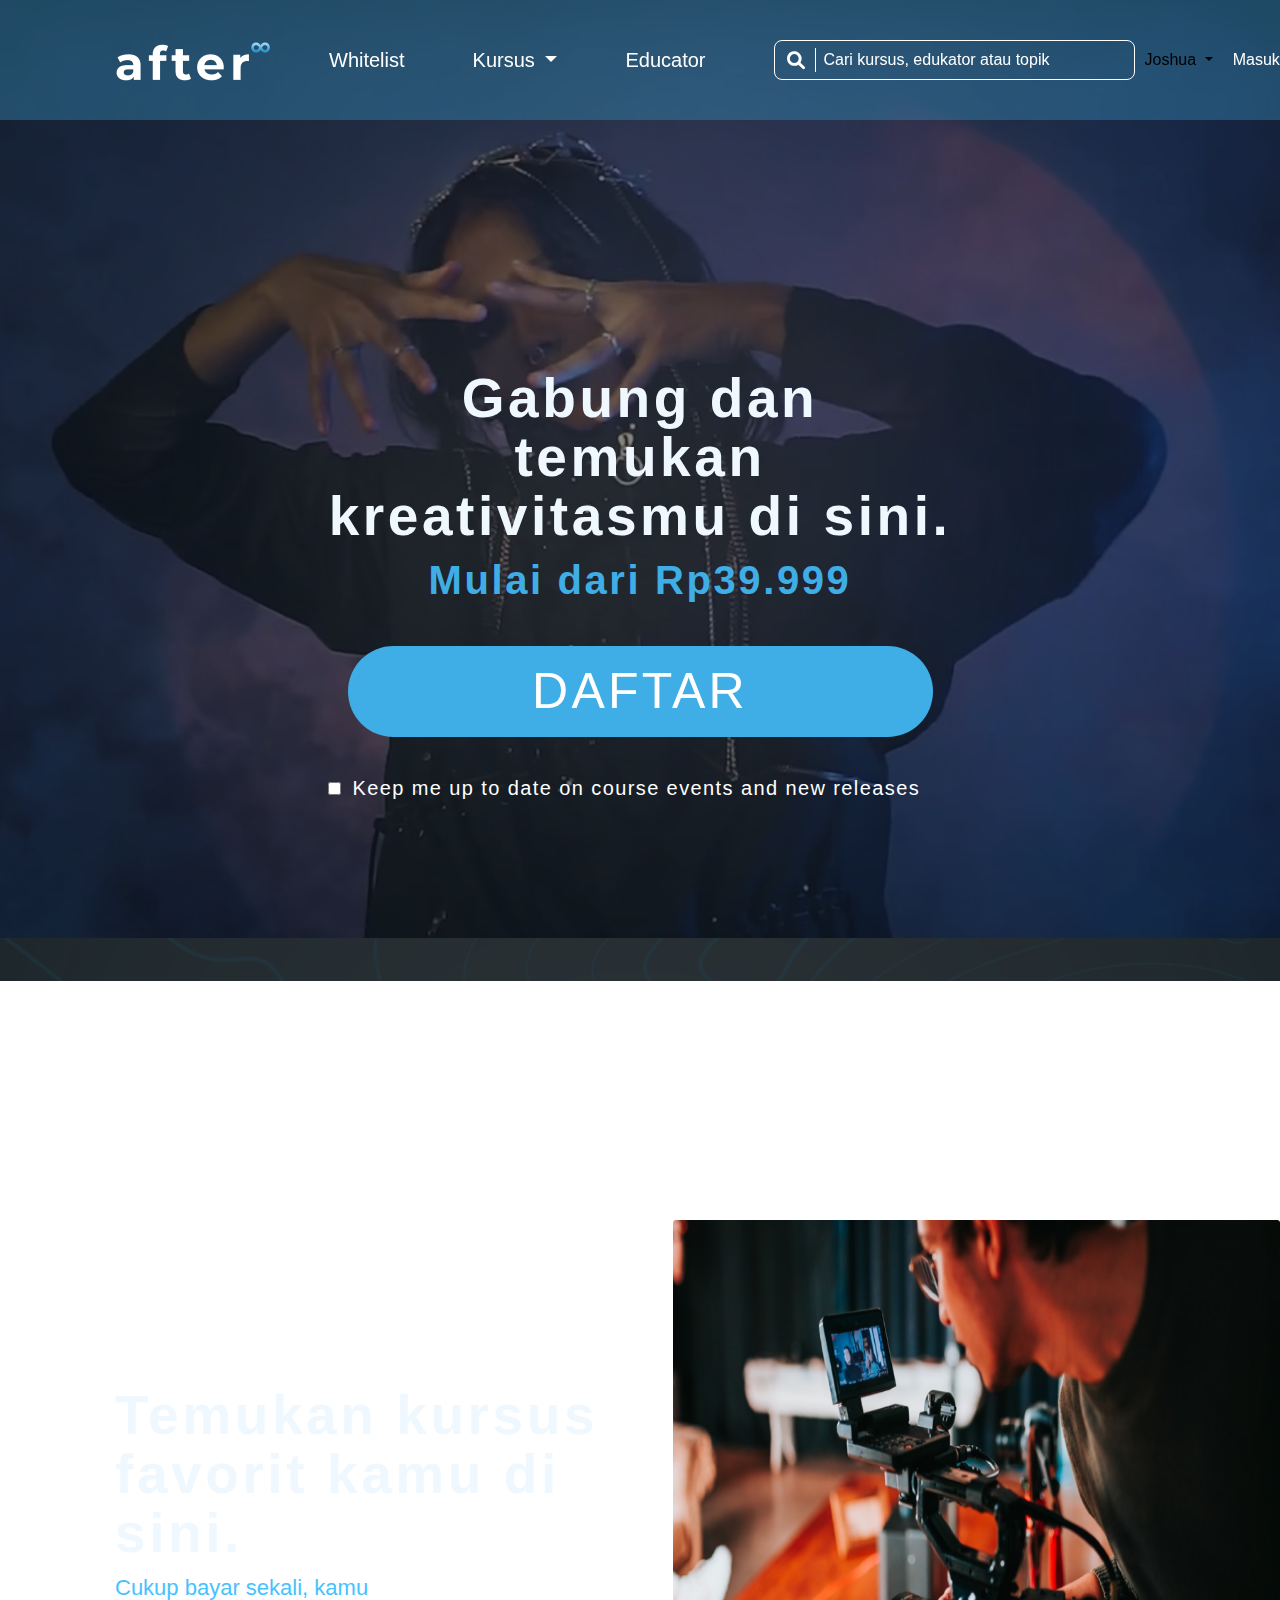
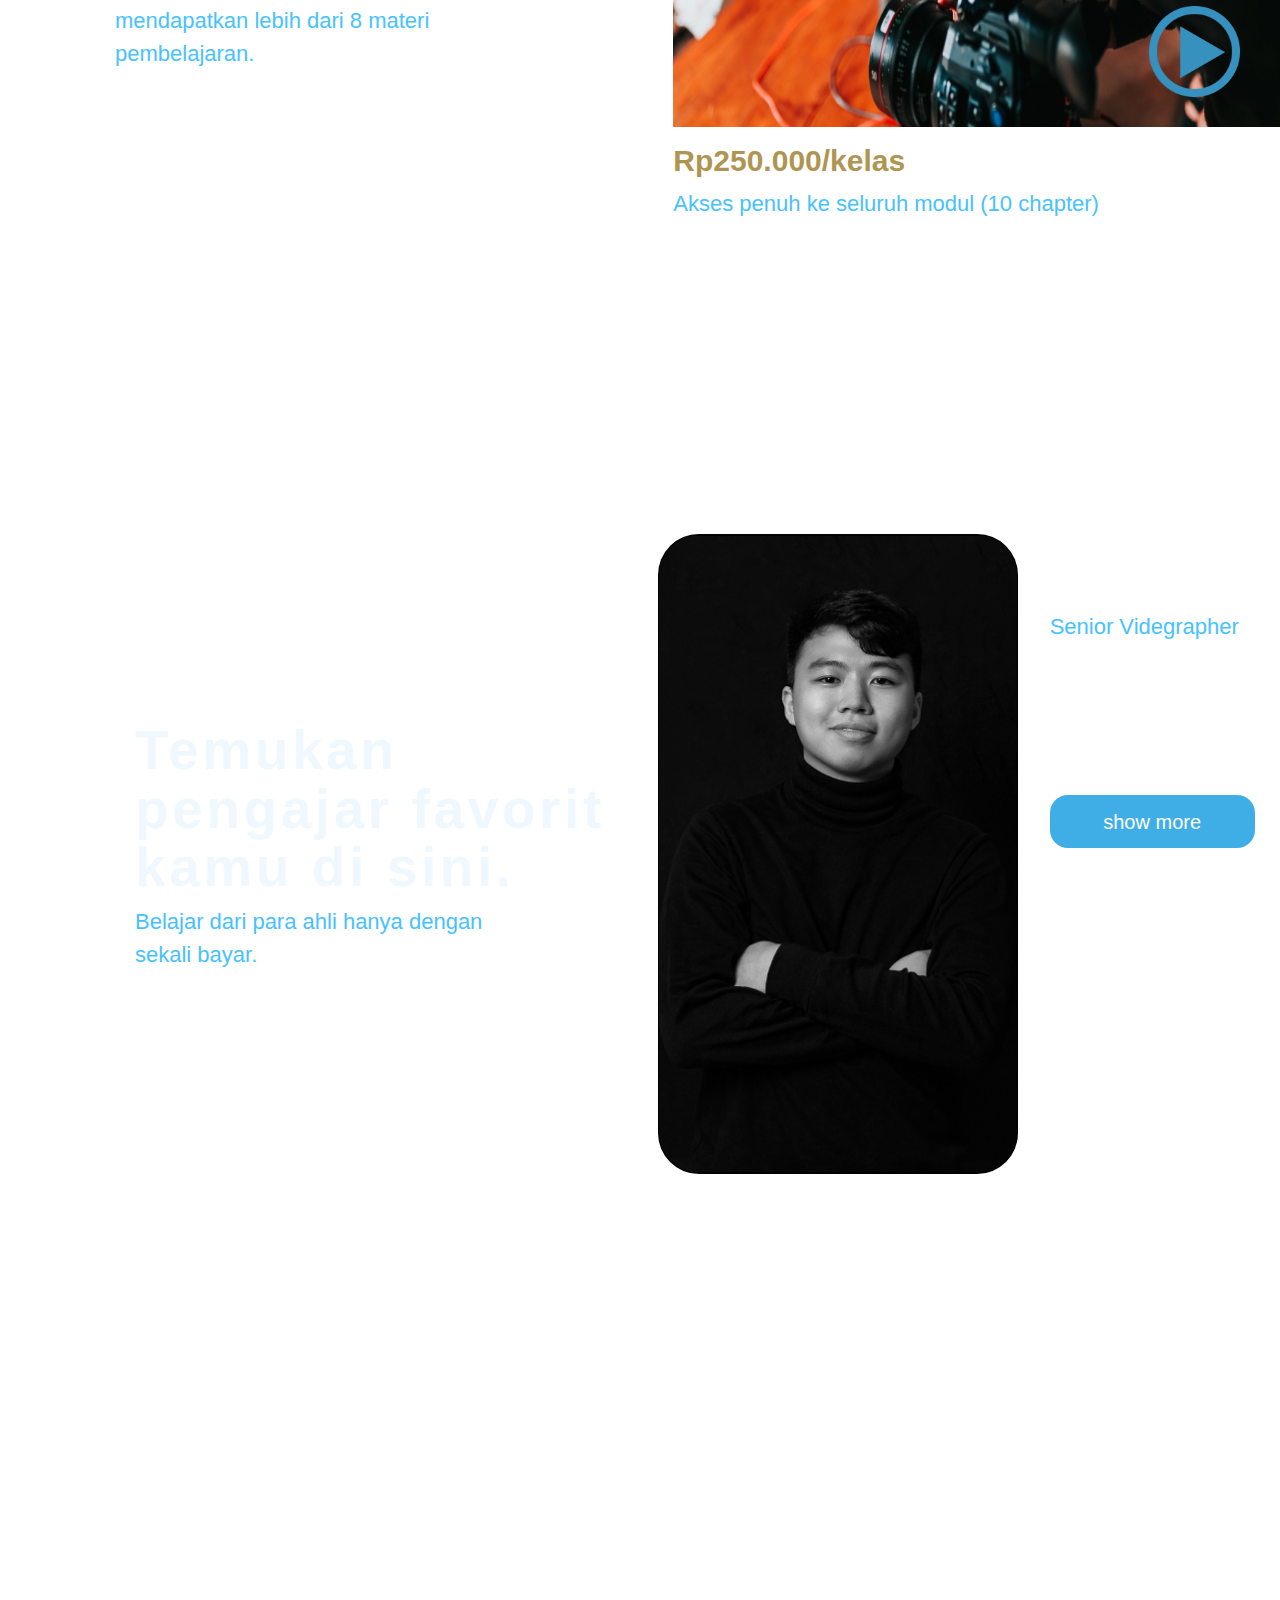
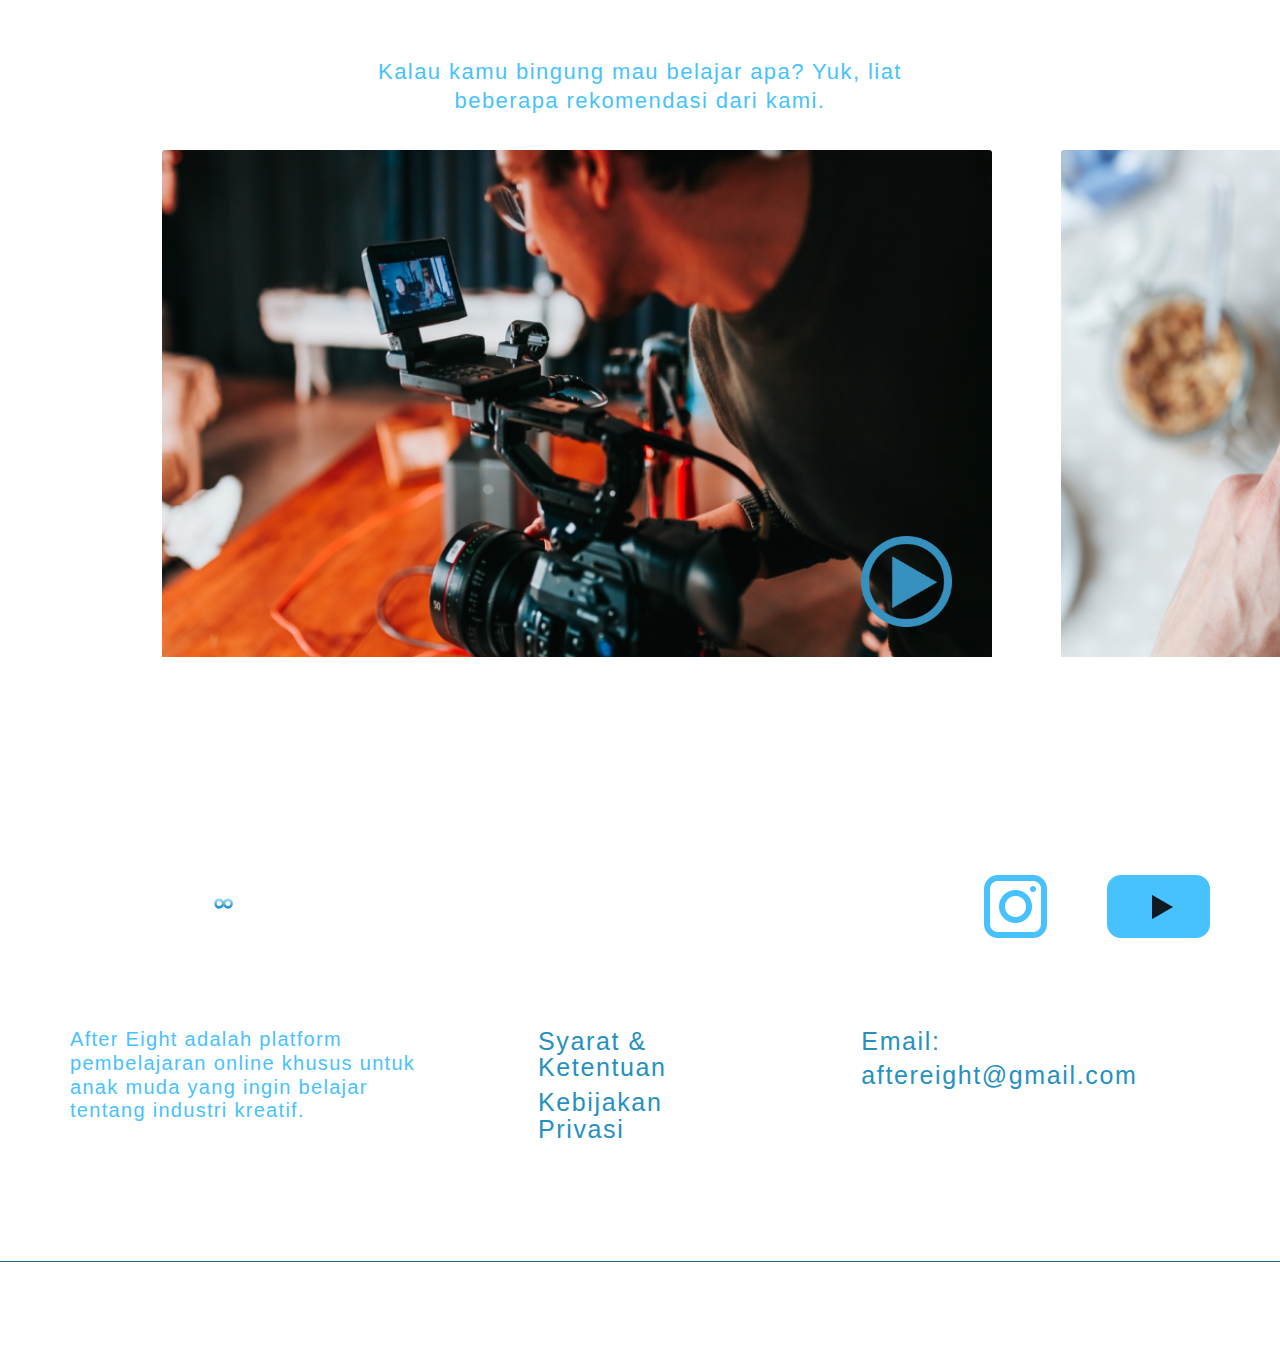
<file: index.html>
<!DOCTYPE html>
<html lang="en">
  <head>
    <meta charset="UTF-8" />
    <meta http-equiv="X-UA-Compatible" content="IE=edge" />
    <meta name="viewport" content="width=device-width, initial-scale=1.0" />
    <title>Document</title>
    <link rel="stylesheet" href="./assets/css/bootstrap.css" />
    <link rel="stylesheet" href="./assets/css/custom.css" />
    <link
      rel="stylesheet"
      href="https://cdnjs.cloudflare.com/ajax/libs/font-awesome/6.0.0-beta3/css/all.min.css"
    />
    <link href="http://fonts.cdnfonts.com/css/mulish" rel="stylesheet" />
    <link
      rel="stylesheet"
      href="https://cdnjs.cloudflare.com/ajax/libs/font-awesome/6.0.0-beta3/css/all.min.css"
      integrity="sha512-Fo3rlrZj/k7ujTnHg4CGR2D7kSs0v4LLanw2qksYuRlEzO+tcaEPQogQ0KaoGN26/zrn20ImR1DfuLWnOo7aBA=="
      crossorigin="anonymous"
      referrerpolicy="no-referrer"
    />
  </head>
  <body>
    <!-- HEADER  -->
    <nav class="custom-navbar">
      <div class="container-list-menu">
        <a class="navbar-brand" href="index.html">
          <img src="./assets/images/logo.png" alt="" width="249" height="83" />
        </a>

        <div class="menu">
          <ul class="navbar-nav">
            <li class="nav-item no-dropdwon">
              <a
                href="#"
                role="button"
                id="dropdownMenuLink"
                data-bs-toggle="dropdown"
                aria-expanded="false"
              >
                Whitelist
              </a>
            </li>
            <li class="nav-item">
              <div class="dropdown line-bottom">
                <a
                  class="dropdown-toggle"
                  href="#"
                  role="button"
                  aria-expanded="false"
                >
                  Kursus
                </a>

                <ul class="dropdown-menu" aria-labelledby="dropdownMenuLink">
                  <li>
                    <a class="dropdown-item" href="kursus.html">Videography</a>
                  </li>
                  <li>
                    <a class="dropdown-item" href="kursus.html">Photography</a>
                  </li>
                  <li>
                    <a class="dropdown-item" href="kursus.html">Animation</a>
                  </li>
                  <li>
                    <a class="dropdown-item" href="kursus.html"
                      >Motion Branding</a
                    >
                  </li>
                  <li>
                    <a class="dropdown-item" href="kursus.html"
                      >Creative Career</a
                    >
                  </li>
                  <li>
                    <a class="dropdown-item" href="kursus.html"
                      >Graphic Design</a
                    >
                  </li>
                  <li>
                    <a class="dropdown-item" href="kursus.html">Branding</a>
                  </li>
                  <li>
                    <a class="dropdown-item" href="kursus.html">Audio Mixing</a>
                  </li>
                  <li>
                    <a class="dropdown-item" href="kursus.html">Illustration</a>
                  </li>
                  <li>
                    <a class="dropdown-item" href="kursus.html">UI/UX Design</a>
                  </li>
                </ul>
              </div>
            </li>
            <li class="nav-item no-dropdwon">
              <a href="educator.html" aria-expanded="false"> Educator </a>
            </li>

            <li class="no-dropdwon input-search">
              <i class="fas fa-search"></i>
              <span class="vertical-line-icon">|</span>
              <input
                type="text"
                placeholder="Cari kursus, edukator atau topik"
              />
            </li>
          </ul>
        </div>

        <div class="d-flex align-items-center login">
          <li class="nav-item">
            <div class="dropdown line-bottom">
              <a
                class="dropdown-toggle"
                href="#"
                role="button"
                aria-expanded="false"
              >
                Joshua
              </a>

              <ul class="dropdown-menu" aria-labelledby="dropdownMenuLink">
                <li class="drop-menu-profile">
                  <a class="dropdown-item" href="#"
                    >Profil kamu
                    <img
                      style="height: 9px"
                      class="menu-profile-drop"
                      src="./assets/images/profilemenu.png"
                      alt=""
                  /></a>
                </li>
                <li><a class="dropdown-item" href="#">Riwayat transaksi</a></li>
                <li><a class="dropdown-item" href="#">Keluar</a></li>
              </ul>
            </div>
          </li>
          <li class="nav-item">
            <a class="text-white" href="#">Masuk</a>
          </li>
          <i class="fa-solid fa-bars togle-menu"></i>
        </div>
      </div>
    </nav>

    <div>
      <!-- BANNER -->
      <div class="banner">
        <img src="./assets/images/banner.png" alt="" srcset="" />

        <div class="content-banner">
          <h1>Gabung dan temukan kreativitasmu di sini.</h1>
          <p>Mulai dari Rp39.999</p>
          <button class="btn-banner">DAFTAR</button>
          <div class="input-banner">
            <input type="checkbox" name="" id="" />
            <label class="text-white" for=""
              >Keep me up to date on course events and new releases</label
            >
          </div>
        </div>
      </div>

      <section class="container-section-one">
        <div class="row d-flex align-items-md-center">
          <div class="col-md-4">
            <h1>Temukan kursus favorit kamu di sini.</h1>
            <p>
              Cukup bayar sekali, kamu mendapatkan lebih dari 8 materi
              pembelajaran.
            </p>
          </div>

          <div class="col-md-8">
            <div id="id-scroll" class="row section-one">
              <div class="card item-slider-one">
                <div class="container-image-one">
                  <img src="./assets/images/play.png" class="play" alt="" />
                  <img
                    src="./assets/images/img1.png"
                    class="card-img-top bg-image-one"
                    alt="..."
                  />
                </div>
                <div class="card-body title-slider-one">
                  <div class="d-flex justify-content-between">
                    <h5 class="card-title">Rp250.000/kelas</h5>
                    <h5 class="card-title text-white">Videography</h5>
                  </div>
                  <p>Akses penuh ke seluruh modul (10 chapter)</p>
                </div>
              </div>

              <div class="card item-slider-one">
                <div class="container-image-one">
                  <img src="./assets/images/play.png" class="play" alt="" />
                  <img
                    src="./assets/images/img2.png"
                    class="card-img-top bg-image-one"
                    alt="..."
                  />
                </div>
                <div class="card-body title-slider-one">
                  <div class="d-flex justify-content-between">
                    <h5 class="card-title">Rp250.000/kelas</h5>
                    <h5 class="card-title text-white">Videography</h5>
                  </div>
                  <p>Akses penuh ke seluruh modul (10 chapter)</p>
                </div>
              </div>
            </div>
          </div>
        </div>
      </section>

      <section class="container-section-two">
        <div class="d-flex align-items-md-center">
          <div class="col-md-4">
            <h1>Temukan pengajar favorit kamu di sini.</h1>
            <p>Belajar dari para ahli hanya dengan sekali bayar.</p>
          </div>

          <div class="col-md-7 container-content-section-two">
            <div id="id-scroll" class="section-two">
              <div class="content-section-two-list">
                <div class="card image-content-section-two">
                  <img src="./assets/images/imgsection2.png" />
                </div>

                <div class="container-list-card-text">
                  <h5>JOSHUA</h5>
                  <p>Senior Videgrapher</p>
                  <small
                    >Di usia yang ke 22 tahun, joshua berhasil menjadi
                    Videografer Profesional. Lebih dari 30 video sudah dia
                    berhasil produksi.</small
                  >
                  <button>show more</button>
                </div>
              </div>

              <div class="content-section-two-list">
                <div class="card image-content-section-two">
                  <img src="./assets/images/imgsection2.png" />
                </div>

                <div class="container-list-card-text">
                  <h5>JOSHUA</h5>
                  <p>Senior Videgrapher</p>
                  <small
                    >Di usia yang ke 22 tahun, joshua berhasil menjadi
                    Videografer Profesional. Lebih dari 30 video sudah dia
                    berhasil produksi.</small
                  >
                  <button>show more</button>
                </div>
              </div>
            </div>
          </div>
        </div>
      </section>

      <section class="section-three">
        <div class="header-title">
          <h1>Rekomendasi untuk kamu.</h1>
          <p>
            Kalau kamu bingung mau belajar apa? Yuk, liat beberapa rekomendasi
            dari kami.
          </p>
        </div>

        <div class="row section-one">
          <div class="card item-slider-three">
            <div class="container-image-three">
              <img src="./assets/images/play.png" class="play" alt="" />
              <img
                src="./assets/images/img1.png"
                class="card-img-top bg-image-three"
              />
            </div>
            <div class="card-body title-slider-three">
              <div class="d-flex justify-content-start">
                <h5 class="card-title text-white">Know your camera</h5>
              </div>
            </div>
          </div>

          <div class="card item-slider-three">
            <div class="container-image-three">
              <img src="./assets/images/play.png" class="play" alt="" />
              <img
                src="./assets/images/img2.png"
                class="card-img-top bg-image-three"
              />
            </div>
            <div class="card-body title-slider-three">
              <div class="d-flex justify-content-start">
                <h5 class="card-title text-white">
                  How to take food photography
                </h5>
              </div>
            </div>
          </div>
        </div>
      </section>

      <footer class="container p-0 footer">
        <div class="row">
          <div class="col-md-4 footer-about">
            <img src="./assets/images/logo.png" />
            <h3>After Eight</h3>
            <p>
              After Eight adalah platform pembelajaran online khusus untuk anak
              muda yang ingin belajar tentang industri kreatif.
            </p>
          </div>
          <div class="col-md-8 footer-contact">
            <div class="d-flex justify-content-between mb-4">
              <p>ikuti kami di sosial media yuk!</p>
              <div class="footer-social-logo">
                <div class="icon-social-instagram">
                  <img src="./assets/images/instagram.png" alt="" />
                </div>
                <div class="icon-social-youtube">
                  <img src="./assets//images/youtube.png" alt="" />
                </div>
              </div>
            </div>
            <div class="row">
              <div class="col-md-5">
                <p>Kebijakan</p>
                <div class="footer-contact-submenu">
                  <p>Syarat & Ketentuan</p>
                  <p>Kebijakan Privasi</p>
                </div>
              </div>
              <div class="col-md-7">
                <p>hubungi kami</p>
                <div class="footer-contact-submenu">
                  <p>Email:</p>
                  <p>aftereight@gmail.com</p>
                </div>
              </div>
            </div>
          </div>
        </div>
      </footer>

      <div class="copyright">
        <div class="d-flex justify-content-between container p-0">
          <p class="copyright-text">
            All Right Reserved.
            <span><i class="fas fa-copyright"></i></span> Copyright 2022 After
            eight
          </p>
          <p class="copyright-text">Developed by Sculpt Visual</p>
        </div>
      </div>
    </div>

    <!-- HEADER END -->

    <script
      src="https://cdn.jsdelivr.net/npm/@popperjs/core@2.10.2/dist/umd/popper.min.js"
      integrity="sha384-7+zCNj/IqJ95wo16oMtfsKbZ9ccEh31eOz1HGyDuCQ6wgnyJNSYdrPa03rtR1zdB"
      crossorigin="anonymous"
    ></script>
    <script src="./assets/js/bootstrap.js"></script>
    <script
      src="https://code.jquery.com/jquery-3.3.1.slim.min.js"
      integrity="sha384-q8i/X+965DzO0rT7abK41JStQIAqVgRVzpbzo5smXKp4YfRvH+8abtTE1Pi6jizo"
      crossorigin="anonymous"
    ></script>
    <script src="./assets/js/custom.js"></script>
  </body>
</html>
</file>
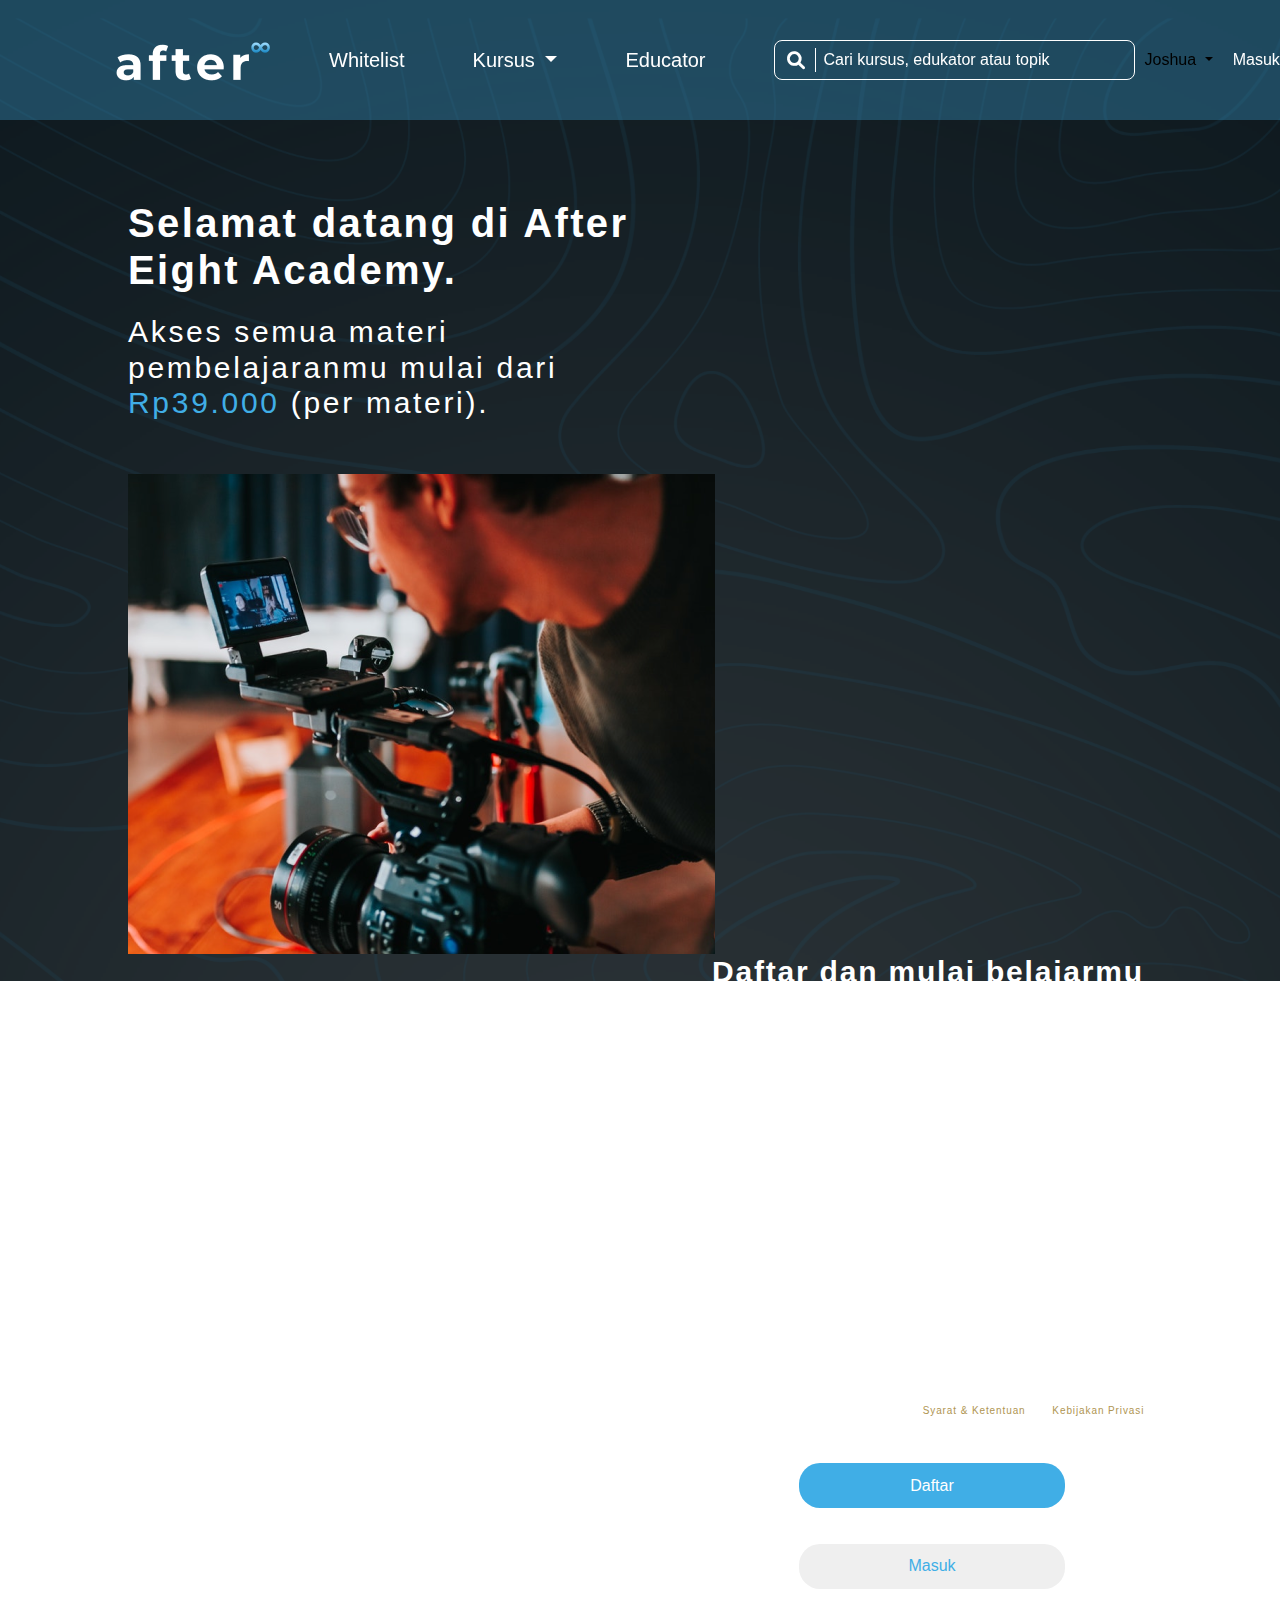
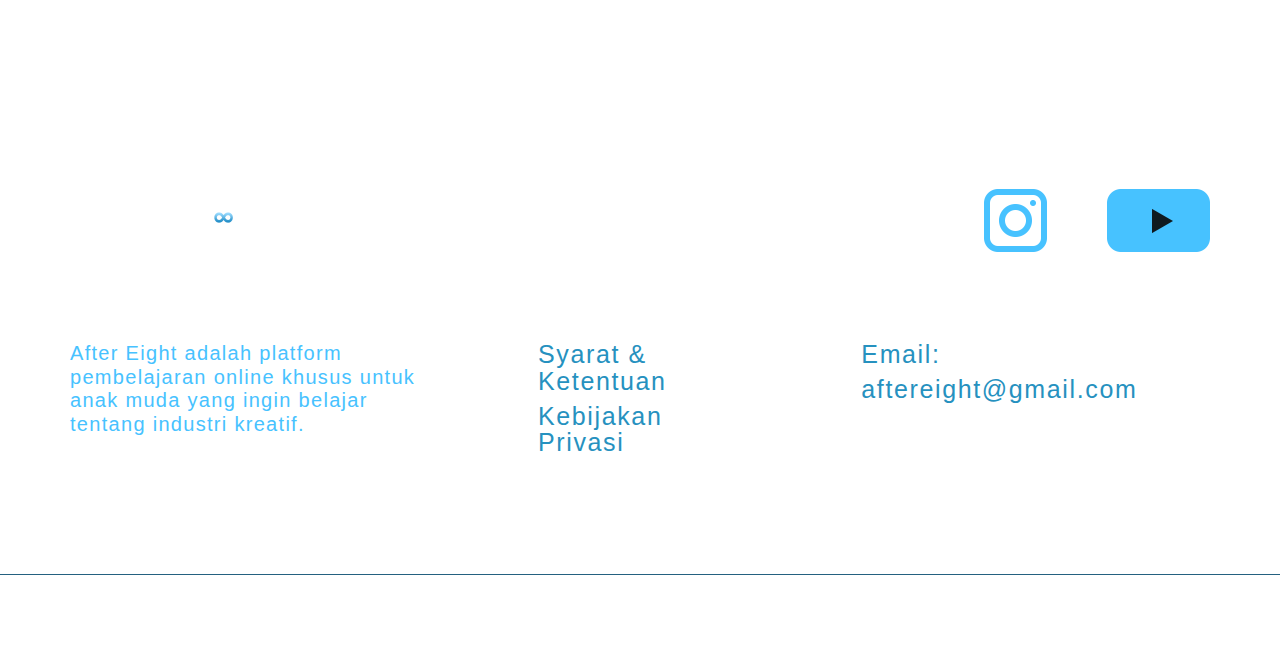
<file: daftar.html>
<!DOCTYPE html>
<html lang="en">
  <head>
    <meta charset="UTF-8" />
    <meta http-equiv="X-UA-Compatible" content="IE=edge" />
    <meta name="viewport" content="width=device-width, initial-scale=1.0" />
    <title>Document</title>
    <link rel="stylesheet" href="./assets/css/bootstrap.css" />
    <link rel="stylesheet" href="./assets/css/custom.css" />
    <link
      rel="stylesheet"
      href="https://cdnjs.cloudflare.com/ajax/libs/font-awesome/6.0.0-beta3/css/all.min.css"
    />
    <link href="http://fonts.cdnfonts.com/css/mulish" rel="stylesheet" />
    <link
      rel="stylesheet"
      href="https://cdnjs.cloudflare.com/ajax/libs/font-awesome/6.0.0-beta3/css/all.min.css"
      integrity="sha512-Fo3rlrZj/k7ujTnHg4CGR2D7kSs0v4LLanw2qksYuRlEzO+tcaEPQogQ0KaoGN26/zrn20ImR1DfuLWnOo7aBA=="
      crossorigin="anonymous"
      referrerpolicy="no-referrer"
    />
  </head>
  <body>
    <!-- HEADER  -->
    <nav class="custom-navbar">
      <div class="container-list-menu">
        <a class="navbar-brand" href="#">
          <img src="./assets/images/logo.png" alt="" width="249" height="83" />
        </a>

        <div class="menu">
          <ul class="navbar-nav">
            <li class="nav-item no-dropdwon">
              <a
                href="#"
                role="button"
                id="dropdownMenuLink"
                data-bs-toggle="dropdown"
                aria-expanded="false"
              >
                Whitelist
              </a>
            </li>
            <li class="nav-item">
              <div class="dropdown line-bottom">
                <a
                  class="dropdown-toggle"
                  href="#"
                  role="button"
                  id="dropdownMenuLink"
                  data-bs-toggle="dropdown"
                  aria-expanded="false"
                >
                  Kursus
                </a>

                <ul class="dropdown-menu" aria-labelledby="dropdownMenuLink">
                  <li><a class="dropdown-item" href="#">Videography</a></li>
                  <li><a class="dropdown-item" href="#">Photography</a></li>
                  <li><a class="dropdown-item" href="#">Animation</a></li>
                  <li><a class="dropdown-item" href="#">Motion Branding</a></li>
                  <li><a class="dropdown-item" href="#">Creative Career</a></li>
                  <li><a class="dropdown-item" href="#">Graphic Design</a></li>
                  <li><a class="dropdown-item" href="#">Branding</a></li>
                  <li><a class="dropdown-item" href="#">Audio Mixing</a></li>
                  <li><a class="dropdown-item" href="#">Illustration</a></li>
                  <li><a class="dropdown-item" href="#">UI/UX Design</a></li>
                </ul>
              </div>
            </li>
            <li class="nav-item no-dropdwon">
              <a
                href="#"
                role="button"
                id="dropdownMenuLink"
                data-bs-toggle="dropdown"
                aria-expanded="false"
              >
                Educator
              </a>
            </li>

            <li class="no-dropdwon input-search">
              <i class="fas fa-search"></i>
              <span class="vertical-line-icon">|</span>
              <input
                type="text"
                placeholder="Cari kursus, edukator atau topik"
              />
            </li>
          </ul>
        </div>

        <div class="d-flex align-items-center login">
          <li class="nav-item">
            <div class="dropdown line-bottom">
              <a
                class="dropdown-toggle"
                href="#"
                role="button"
                id="dropdownMenuLink"
                data-bs-toggle="dropdown"
                aria-expanded="false"
              >
                Joshua
              </a>

              <ul class="dropdown-menu" aria-labelledby="dropdownMenuLink">
                <li><a class="dropdown-item" href="#">Videography</a></li>
                <li><a class="dropdown-item" href="#">Photography</a></li>
                <li><a class="dropdown-item" href="#">Animation</a></li>
              </ul>
            </div>
          </li>
          <li class="nav-item">
            <a class="text-white" href="#">Masuk</a>
          </li>
          <i class="fa-solid fa-bars togle-menu"></i>
        </div>
      </div>
    </nav>

    <div>
      <section class="container-sign-up">
        <div class="row">
          <div class="col-md-7 container-info-signup">
            <div class="title-info-signup">
              <h1>Selamat datang di After Eight Academy.</h1>
              <p>
                Akses semua materi pembelajaranmu mulai dari
                <span>Rp39.000</span> (per materi).
              </p>
              <div class="container-img-signup">
                <img src="./assets/images/img1.png" alt="" srcset="" />
              </div>
            </div>
          </div>
          <div class="col-md-5 container-input-sign-up">
            <h1>
              Daftar dan mulai belajarmu dari sekarang dengan materi dan
              edukator terbaik kami.
            </h1>
            <p>email</p>
            <div><small>*pastikan email yang kamu daftarkan aktif</small></div>
            <input type="text" />
            <p>Password</p>
            <input type="text" />
            <div class="chapcta">chapta</div>
            <small
              >Dengan mendaftar, saya setuju dengan
              <span>Syarat & Ketentuan</span> dan
              <span>Kebijakan Privasi</span> dari After Eight.
            </small>

            <div class="container-button-signup">
              <button class="btn-sign">Daftar</button>
              <a href="http://">Sudah punya akun?</a>
              <button class="btn-login">Masuk</button>
            </div>
          </div>
        </div>
      </section>

      <!-- FOOTER -->
      <footer class="container p-0 footer">
        <div class="row">
          <div class="col-md-4 footer-about">
            <img src="./assets/images/logo.png" />
            <h3>After Eight</h3>
            <p>
              After Eight adalah platform pembelajaran online khusus untuk anak
              muda yang ingin belajar tentang industri kreatif.
            </p>
          </div>
          <div class="col-md-8 footer-contact">
            <div class="d-flex justify-content-between mb-4">
              <p>ikuti kami di sosial media yuk!</p>
              <div class="footer-social-logo">
                <div class="icon-social-instagram">
                  <img src="./assets/images/instagram.png" alt="" />
                </div>
                <div class="icon-social-youtube">
                  <img src="./assets//images/youtube.png" alt="" />
                </div>
              </div>
            </div>
            <div class="row">
              <div class="col-md-5">
                <p>Kebijakan</p>
                <div class="footer-contact-submenu">
                  <p>Syarat & Ketentuan</p>
                  <p>Kebijakan Privasi</p>
                </div>
              </div>
              <div class="col-md-7">
                <p>hubungi kami</p>
                <div class="footer-contact-submenu">
                  <p>Email:</p>
                  <p>aftereight@gmail.com</p>
                </div>
              </div>
            </div>
          </div>
        </div>
      </footer>

      <div class="copyright">
        <div class="d-flex justify-content-between container p-0">
          <p class="copyright-text">
            All Right Reserved.
            <span><i class="fas fa-copyright"></i></span> Copyright 2022 After
            eight
          </p>
          <p class="copyright-text">Developed by Sculpt Visual</p>
        </div>
      </div>
    </div>

    <script
      src="https://cdn.jsdelivr.net/npm/@popperjs/core@2.10.2/dist/umd/popper.min.js"
      integrity="sha384-7+zCNj/IqJ95wo16oMtfsKbZ9ccEh31eOz1HGyDuCQ6wgnyJNSYdrPa03rtR1zdB"
      crossorigin="anonymous"
    ></script>
    <script src="./assets/js/bootstrap.js"></script>
    <script
      src="https://code.jquery.com/jquery-3.3.1.slim.min.js"
      integrity="sha384-q8i/X+965DzO0rT7abK41JStQIAqVgRVzpbzo5smXKp4YfRvH+8abtTE1Pi6jizo"
      crossorigin="anonymous"
    ></script>
    <script src="./assets/js/custom.js"></script>
  </body>
</html>
</file>
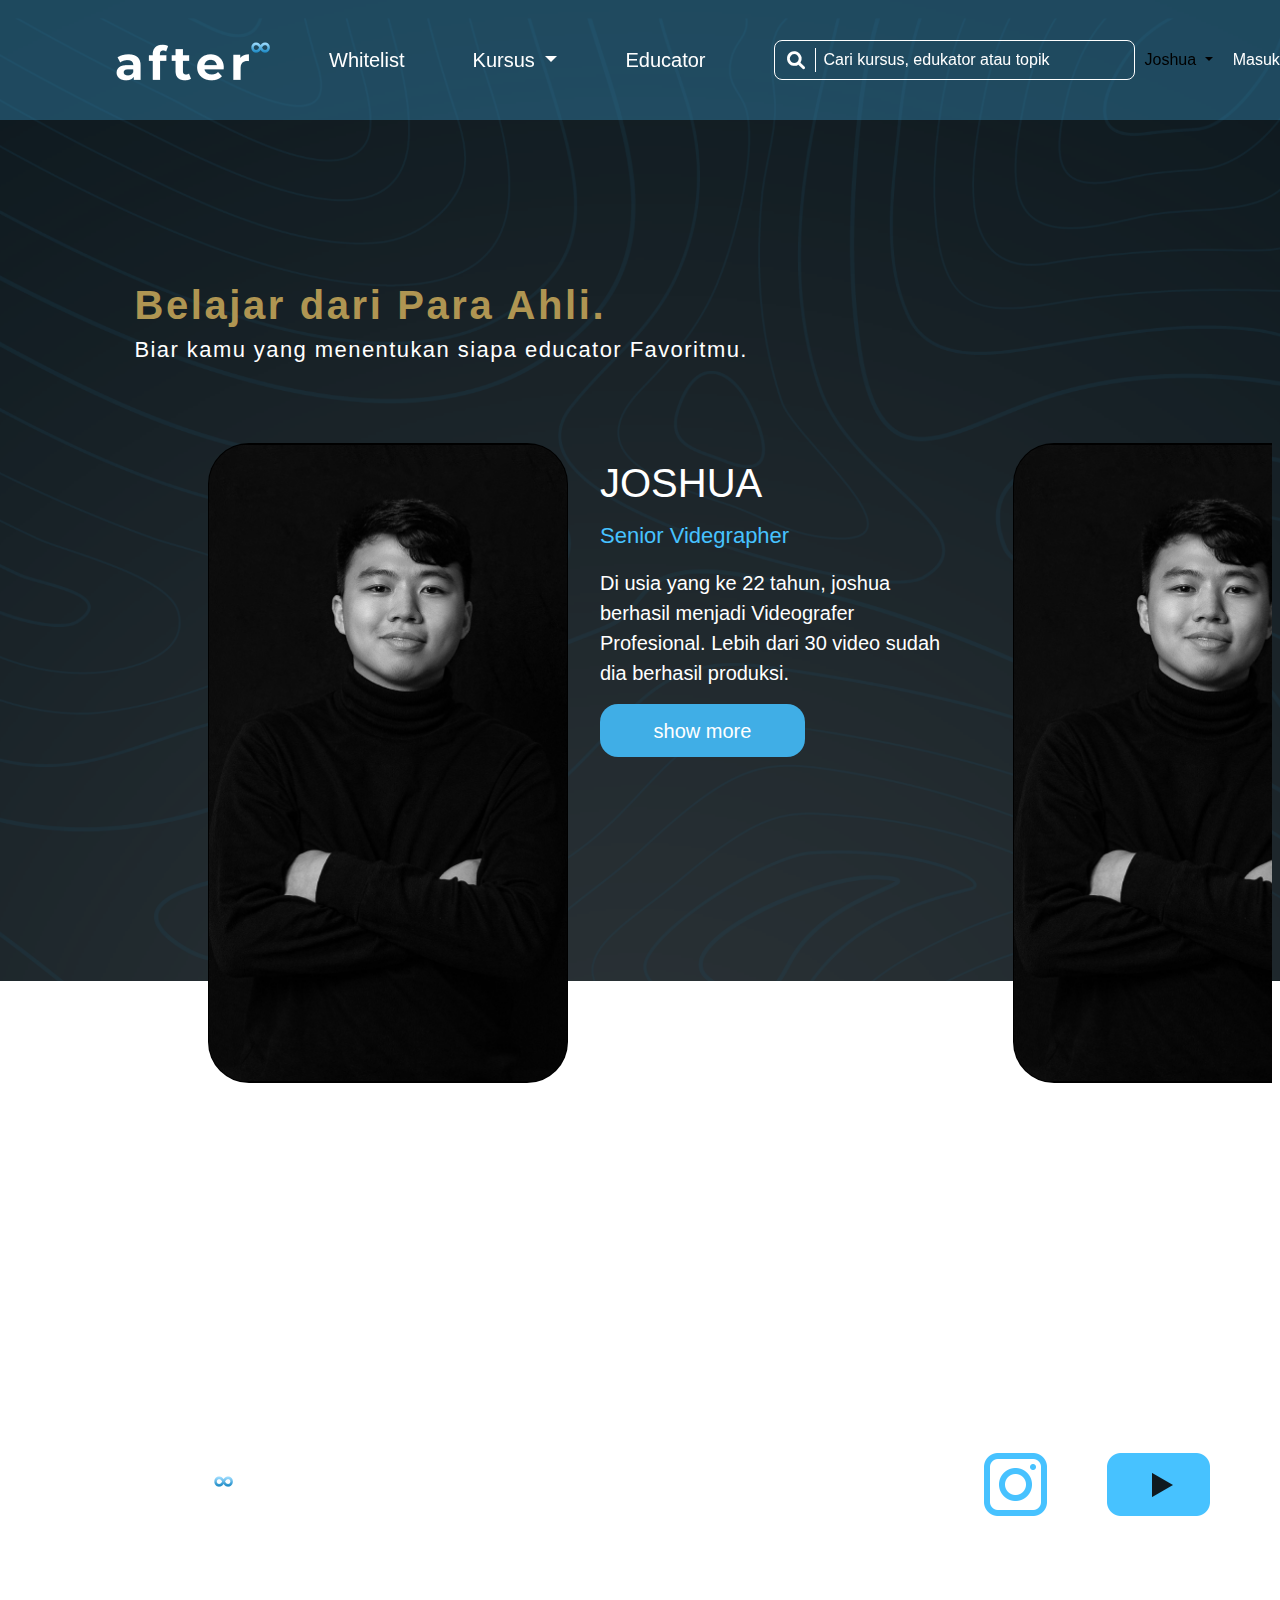
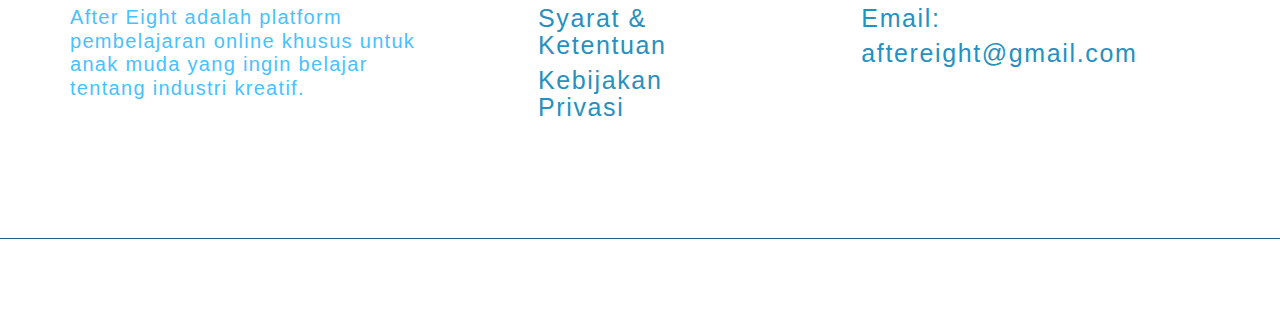
<file: educator.html>
<!DOCTYPE html>
<html lang="en">
  <head>
    <meta charset="UTF-8" />
    <meta http-equiv="X-UA-Compatible" content="IE=edge" />
    <meta name="viewport" content="width=device-width, initial-scale=1.0" />
    <title>Document</title>
    <link rel="stylesheet" href="./assets/css/bootstrap.css" />
    <link rel="stylesheet" href="./assets/css/custom.css" />
    <link
      rel="stylesheet"
      href="https://cdnjs.cloudflare.com/ajax/libs/font-awesome/6.0.0-beta3/css/all.min.css"
    />
    <link href="http://fonts.cdnfonts.com/css/mulish" rel="stylesheet" />
    <link
      rel="stylesheet"
      href="https://cdnjs.cloudflare.com/ajax/libs/font-awesome/6.0.0-beta3/css/all.min.css"
      integrity="sha512-Fo3rlrZj/k7ujTnHg4CGR2D7kSs0v4LLanw2qksYuRlEzO+tcaEPQogQ0KaoGN26/zrn20ImR1DfuLWnOo7aBA=="
      crossorigin="anonymous"
      referrerpolicy="no-referrer"
    />
  </head>
  <body>
    <!-- HEADER  -->
    <nav class="custom-navbar">
      <div class="container-list-menu">
        <a class="navbar-brand" href="#">
          <img src="./assets/images/logo.png" alt="" width="249" height="83" />
        </a>

        <div class="menu">
          <ul class="navbar-nav">
            <li class="nav-item no-dropdwon">
              <a
                href="#"
                role="button"
                id="dropdownMenuLink"
                data-bs-toggle="dropdown"
                aria-expanded="false"
              >
                Whitelist
              </a>
            </li>
            <li class="nav-item">
              <div class="dropdown line-bottom">
                <a
                  class="dropdown-toggle"
                  href="#"
                  role="button"
                  id="dropdownMenuLink"
                  data-bs-toggle="dropdown"
                  aria-expanded="false"
                >
                  Kursus
                </a>

                <ul class="dropdown-menu" aria-labelledby="dropdownMenuLink">
                  <li><a class="dropdown-item" href="#">Videography</a></li>
                  <li><a class="dropdown-item" href="#">Photography</a></li>
                  <li><a class="dropdown-item" href="#">Animation</a></li>
                  <li><a class="dropdown-item" href="#">Motion Branding</a></li>
                  <li><a class="dropdown-item" href="#">Creative Career</a></li>
                  <li><a class="dropdown-item" href="#">Graphic Design</a></li>
                  <li><a class="dropdown-item" href="#">Branding</a></li>
                  <li><a class="dropdown-item" href="#">Audio Mixing</a></li>
                  <li><a class="dropdown-item" href="#">Illustration</a></li>
                  <li><a class="dropdown-item" href="#">UI/UX Design</a></li>
                </ul>
              </div>
            </li>
            <li class="nav-item no-dropdwon">
              <a
                href="#"
                role="button"
                id="dropdownMenuLink"
                data-bs-toggle="dropdown"
                aria-expanded="false"
              >
                Educator
              </a>
            </li>

            <li class="no-dropdwon input-search">
              <i class="fas fa-search"></i>
              <span class="vertical-line-icon">|</span>
              <input
                type="text"
                placeholder="Cari kursus, edukator atau topik"
              />
            </li>
          </ul>
        </div>

        <div class="d-flex align-items-center login">
          <li class="nav-item">
            <div class="dropdown line-bottom">
              <a
                class="dropdown-toggle"
                href="#"
                role="button"
                id="dropdownMenuLink"
                data-bs-toggle="dropdown"
                aria-expanded="false"
              >
                Joshua
              </a>

              <ul class="dropdown-menu" aria-labelledby="dropdownMenuLink">
                <li><a class="dropdown-item" href="#">Videography</a></li>
                <li><a class="dropdown-item" href="#">Photography</a></li>
                <li><a class="dropdown-item" href="#">Animation</a></li>
              </ul>
            </div>
          </li>
          <li class="nav-item">
            <a class="text-white" href="#">Masuk</a>
          </li>
          <i class="fa-solid fa-bars togle-menu"></i>
        </div>
      </div>
    </nav>
    <!-- HEADER END -->

    <div>
      <section class="container-section-two px-2">
        <div class="header-title-educator">
          <h1>Belajar dari Para Ahli.</h1>
          <p>Biar kamu yang menentukan siapa educator Favoritmu.</p>
        </div>
        <div class="d-flex align-items-md-center">
          <div class="col-md-12 container-content-section-two m-0">
            <div id="id-scroll" class="section-two" style="padding-left: 200px">
              <div class="content-section-two-list position-relative">
                <div id="content" class="card image-content-section-two-edu">
                  <img src="./assets/images/imgsection2.png" />
                </div>

                <div class="container-list-card-text">
                  <h5>JOSHUA</h5>
                  <p>Senior Videgrapher</p>
                  <small
                    >Di usia yang ke 22 tahun, joshua berhasil menjadi
                    Videografer Profesional. Lebih dari 30 video sudah dia
                    berhasil produksi.</small
                  >
                  <button>show more</button>
                </div>
              </div>

              <div class="content-section-two-list position-relative">
                <div class="card image-content-section-two-edu">
                  <img src="./assets/images/imgsection2.png" />
                </div>

                <div class="container-list-card-text">
                  <h5>JOSHUA</h5>
                  <p>Senior Videgrapher</p>
                  <small
                    >Di usia yang ke 22 tahun, joshua berhasil menjadi
                    Videografer Profesional. Lebih dari 30 video sudah dia
                    berhasil produksi.</small
                  >
                  <button>show more</button>
                </div>
              </div>

              <div class="content-section-two-list">
                <div class="card image-content-section-two-edu">
                  <img src="./assets/images/imgsection2.png" />
                </div>

                <div class="container-list-card-text">
                  <h5>JOSHUA</h5>
                  <p>Senior Videgrapher</p>
                  <small
                    >Di usia yang ke 22 tahun, joshua berhasil menjadi
                    Videografer Profesional. Lebih dari 30 video sudah dia
                    berhasil produksi.</small
                  >
                  <button>show more</button>
                </div>
              </div>
            </div>
          </div>
        </div>
      </section>

      <footer class="container p-0 footer">
        <div class="row">
          <div class="col-md-4 footer-about">
            <img src="./assets/images/logo.png" />
            <h3>After Eight</h3>
            <p>
              After Eight adalah platform pembelajaran online khusus untuk anak
              muda yang ingin belajar tentang industri kreatif.
            </p>
          </div>
          <div class="col-md-8 footer-contact">
            <div class="d-flex justify-content-between mb-4">
              <p>ikuti kami di sosial media yuk!</p>
              <div class="footer-social-logo">
                <div class="icon-social-instagram">
                  <img src="./assets/images/instagram.png" alt="" />
                </div>
                <div class="icon-social-youtube">
                  <img src="./assets//images/youtube.png" alt="" />
                </div>
              </div>
            </div>
            <div class="row">
              <div class="col-md-5">
                <p>Kebijakan</p>
                <div class="footer-contact-submenu">
                  <p>Syarat & Ketentuan</p>
                  <p>Kebijakan Privasi</p>
                </div>
              </div>
              <div class="col-md-7">
                <p>hubungi kami</p>
                <div class="footer-contact-submenu">
                  <p>Email:</p>
                  <p>aftereight@gmail.com</p>
                </div>
              </div>
            </div>
          </div>
        </div>
      </footer>
      <div class="copyright">
        <div class="d-flex justify-content-between container p-0">
          <p class="copyright-text">
            All Right Reserved.
            <span><i class="fas fa-copyright"></i></span> Copyright 2022 After
            eight
          </p>
          <p class="copyright-text">Developed by Sculpt Visual</p>
        </div>
      </div>
    </div>

    <script
      src="https://cdn.jsdelivr.net/npm/@popperjs/core@2.10.2/dist/umd/popper.min.js"
      integrity="sha384-7+zCNj/IqJ95wo16oMtfsKbZ9ccEh31eOz1HGyDuCQ6wgnyJNSYdrPa03rtR1zdB"
      crossorigin="anonymous"
    ></script>
    <script src="./assets/js/bootstrap.js"></script>
    <script
      src="https://code.jquery.com/jquery-3.3.1.slim.min.js"
      integrity="sha384-q8i/X+965DzO0rT7abK41JStQIAqVgRVzpbzo5smXKp4YfRvH+8abtTE1Pi6jizo"
      crossorigin="anonymous"
    ></script>
    <script src="./assets/js/custom.js"></script>
  </body>
</html>
</file>
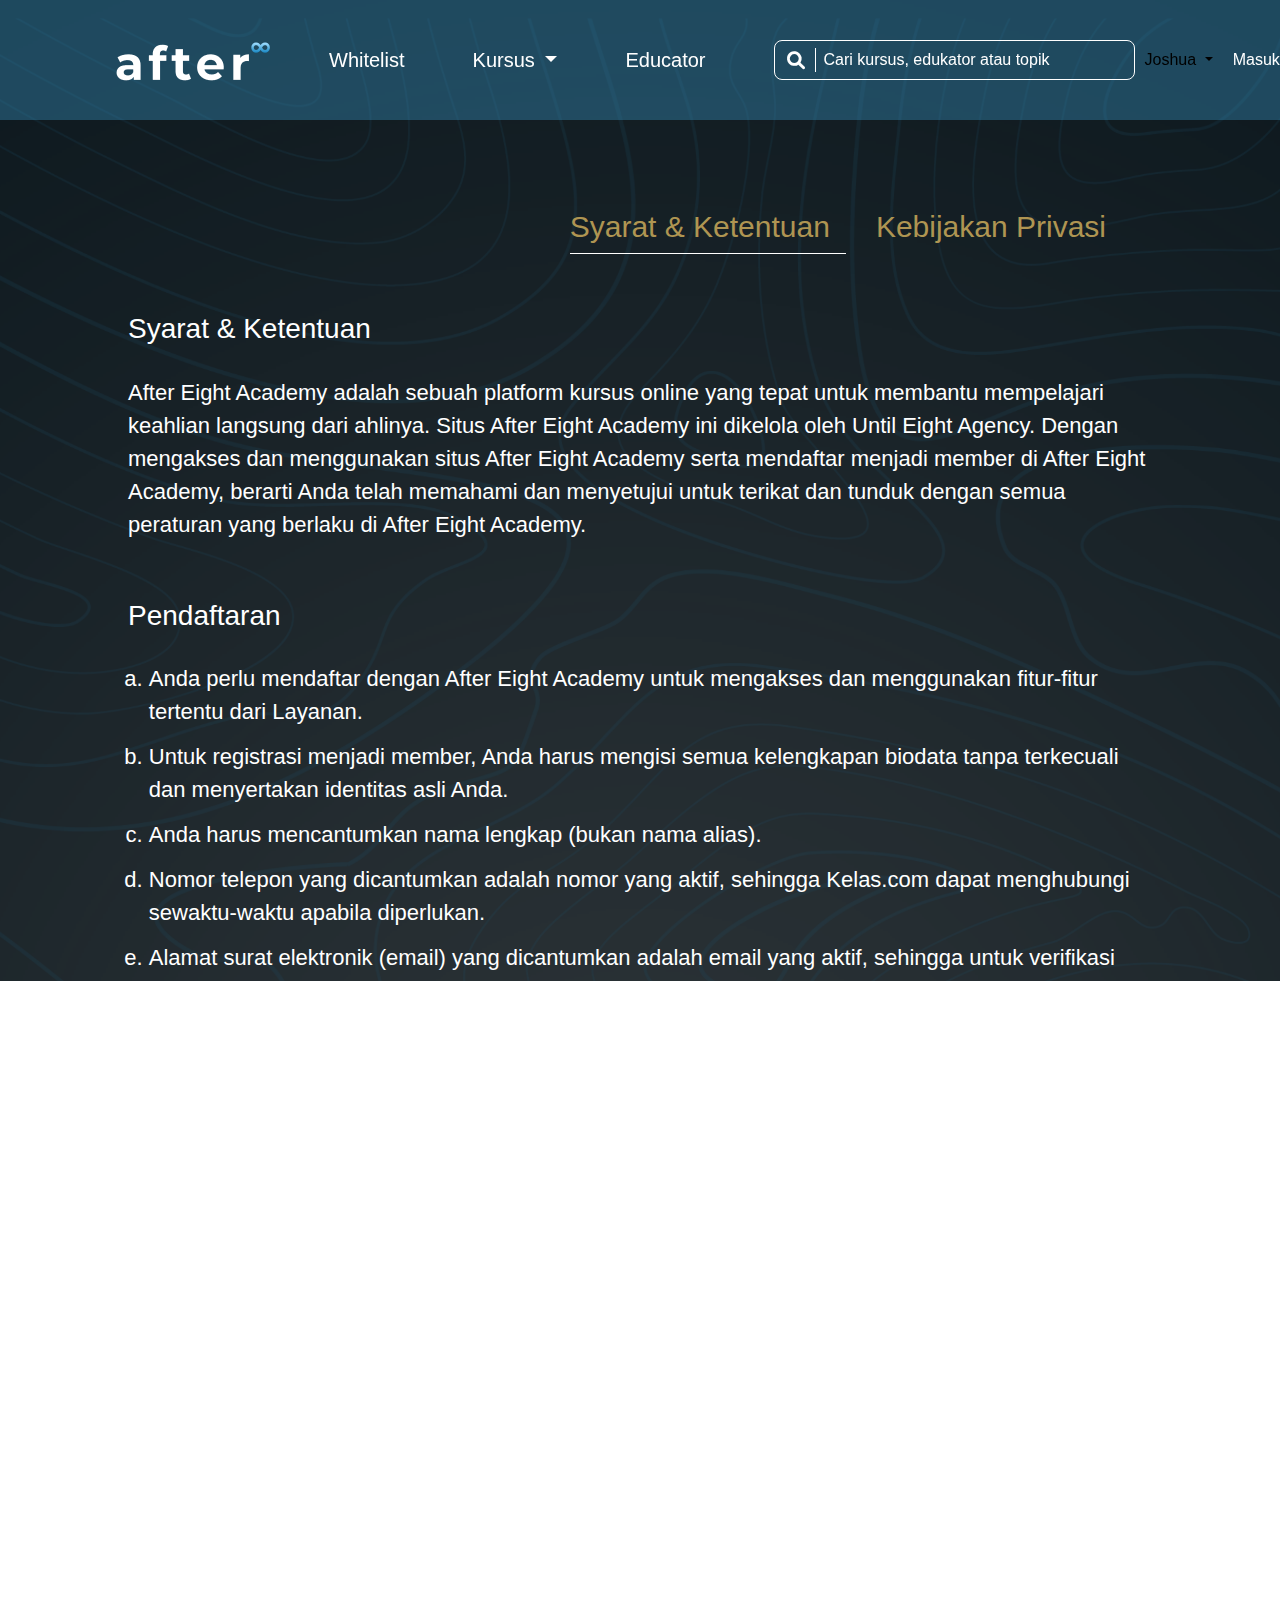
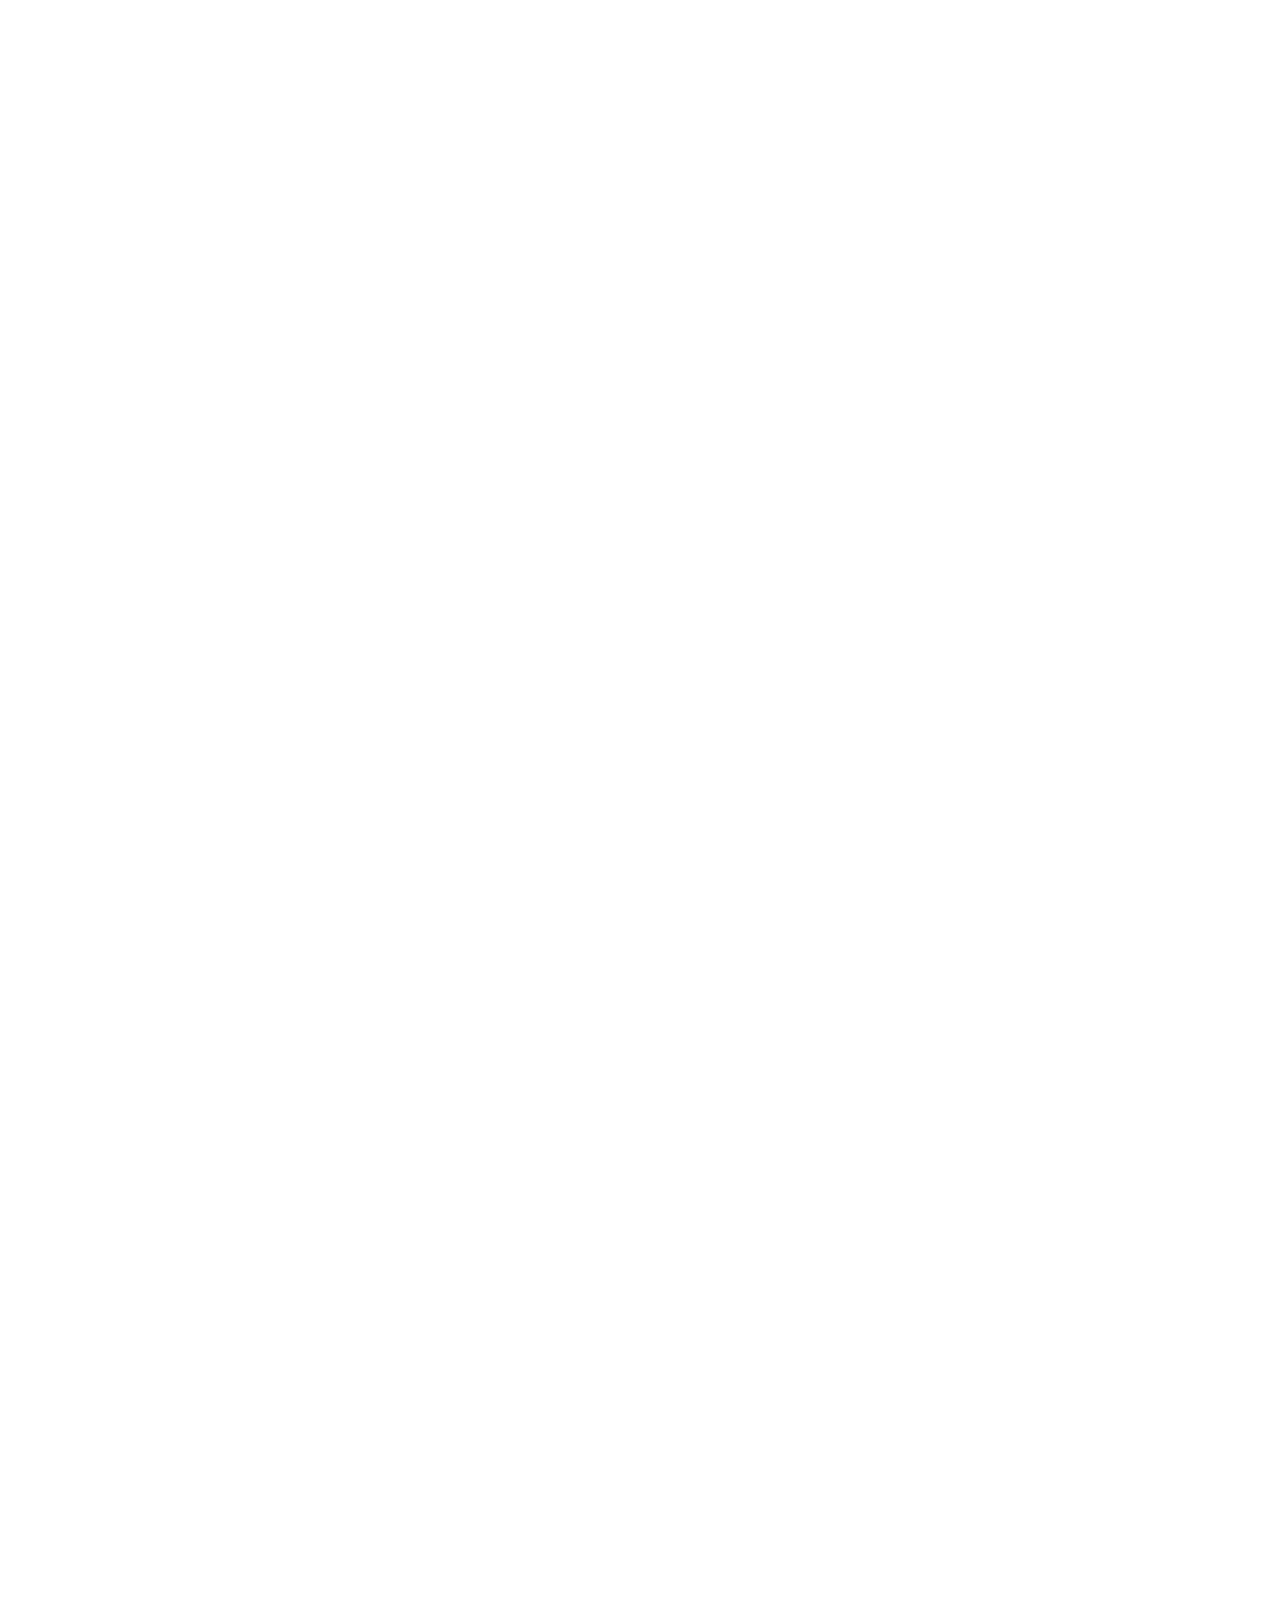
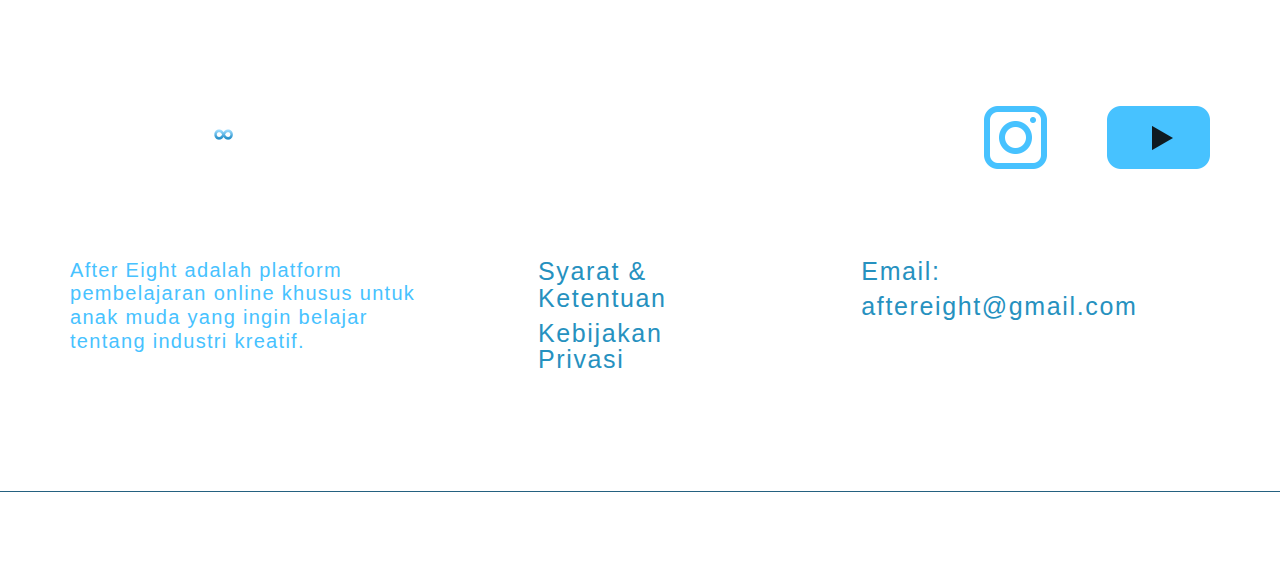
<file: kebijakan.html>
<!DOCTYPE html>
<html lang="en">
  <head>
    <meta charset="UTF-8" />
    <meta http-equiv="X-UA-Compatible" content="IE=edge" />
    <meta name="viewport" content="width=device-width, initial-scale=1.0" />
    <title>Document</title>
    <link rel="stylesheet" href="./assets/css/bootstrap.css" />
    <link rel="stylesheet" href="./assets/css/custom.css" />
    <link
      rel="stylesheet"
      href="https://cdnjs.cloudflare.com/ajax/libs/font-awesome/6.0.0-beta3/css/all.min.css"
    />
    <link href="http://fonts.cdnfonts.com/css/mulish" rel="stylesheet" />
    <link
      rel="stylesheet"
      href="https://cdnjs.cloudflare.com/ajax/libs/font-awesome/6.0.0-beta3/css/all.min.css"
      integrity="sha512-Fo3rlrZj/k7ujTnHg4CGR2D7kSs0v4LLanw2qksYuRlEzO+tcaEPQogQ0KaoGN26/zrn20ImR1DfuLWnOo7aBA=="
      crossorigin="anonymous"
      referrerpolicy="no-referrer"
    />
  </head>
  <body>
    <!-- HEADER  -->
    <nav class="custom-navbar">
      <div class="container-list-menu">
        <a class="navbar-brand" href="index.html">
          <img src="./assets/images/logo.png" alt="" width="249" height="83" />
        </a>

        <div class="menu">
          <ul class="navbar-nav">
            <li class="nav-item no-dropdwon">
              <a
                href="#"
                role="button"
                id="dropdownMenuLink"
                data-bs-toggle="dropdown"
                aria-expanded="false"
              >
                Whitelist
              </a>
            </li>
            <li class="nav-item">
              <div class="dropdown line-bottom">
                <a
                  class="dropdown-toggle"
                  href="kursus.html"
                  role="button"
                  id="dropdownMenuLink"
                  data-bs-toggle="dropdown"
                  aria-expanded="false"
                >
                  Kursus
                </a>

                <ul class="dropdown-menu" aria-labelledby="dropdownMenuLink">
                  <li>
                    <a class="dropdown-item" href="kursus.html">Videography</a>
                  </li>
                  <li>
                    <a class="dropdown-item" href="kursus.html">Photography</a>
                  </li>
                  <li>
                    <a class="dropdown-item" href="kursus.html">Animation</a>
                  </li>
                  <li>
                    <a class="dropdown-item" href="kursus.html"
                      >Motion Branding</a
                    >
                  </li>
                  <li>
                    <a class="dropdown-item" href="kursus.html"
                      >Creative Career</a
                    >
                  </li>
                  <li>
                    <a class="dropdown-item" href="kursus.html"
                      >Graphic Design</a
                    >
                  </li>
                  <li>
                    <a class="dropdown-item" href="kursus.html">Branding</a>
                  </li>
                  <li>
                    <a class="dropdown-item" href="kursus.html">Audio Mixing</a>
                  </li>
                  <li>
                    <a class="dropdown-item" href="kursus.html">Illustration</a>
                  </li>
                  <li>
                    <a class="dropdown-item" href="kursus.html">UI/UX Design</a>
                  </li>
                </ul>
              </div>
            </li>
            <li class="nav-item no-dropdwon">
              <a href="educator.html" aria-expanded="false"> Educator </a>
            </li>

            <li class="no-dropdwon input-search">
              <i class="fas fa-search"></i>
              <span class="vertical-line-icon">|</span>
              <input
                type="text"
                placeholder="Cari kursus, edukator atau topik"
              />
            </li>
          </ul>
        </div>

        <div class="d-flex align-items-center login">
          <li class="nav-item">
            <div class="dropdown line-bottom">
              <a
                class="dropdown-toggle"
                href="#"
                role="button"
                id="dropdownMenuLink"
                data-bs-toggle="dropdown"
                aria-expanded="false"
              >
                Joshua
              </a>

              <ul class="dropdown-menu" aria-labelledby="dropdownMenuLink">
                <li><a class="dropdown-item" href="#">Videography</a></li>
                <li><a class="dropdown-item" href="#">Photography</a></li>
                <li><a class="dropdown-item" href="#">Animation</a></li>
              </ul>
            </div>
          </li>
          <li class="nav-item">
            <a class="text-white" href="#">Masuk</a>
          </li>
          <i class="fa-solid fa-bars togle-menu"></i>
        </div>
      </div>
    </nav>

    <div class="kebijakan-container" style="padding-top: 200px">
      <ul
        class="nav nav-pills mb-3 justify-content-end container-tabs"
        id="pills-tab"
        role="tablist"
      >
        <li class="nav-item" role="presentation">
          <button
            class="nav-link active"
            id="pills-home-tab"
            data-bs-toggle="pill"
            data-bs-target="#pills-home"
            type="button"
            role="tab"
            aria-controls="pills-home"
            aria-selected="true"
          >
            Syarat & Ketentuan
          </button>
        </li>
        <li class="nav-item" role="presentation">
          <button
            class="nav-link"
            id="pills-profile-tab"
            data-bs-toggle="pill"
            data-bs-target="#pills-profile"
            type="button"
            role="tab"
            aria-controls="pills-profile"
            aria-selected="false"
          >
            Kebijakan Privasi
          </button>
        </li>
      </ul>
      <div class="tab-content" id="pills-tabContent">
        <div
          class="tab-pane fade show active tab-syarat"
          id="pills-home"
          role="tabpanel"
          aria-labelledby="pills-home-tab"
        >
          <h3>Syarat & Ketentuan</h3>
          <p>
            After Eight Academy adalah sebuah platform kursus online yang tepat
            untuk membantu mempelajari keahlian langsung dari ahlinya. Situs
            After Eight Academy ini dikelola oleh Until Eight Agency. Dengan
            mengakses dan menggunakan situs After Eight Academy serta mendaftar
            menjadi member di After Eight Academy, berarti Anda telah memahami
            dan menyetujui untuk terikat dan tunduk dengan semua peraturan yang
            berlaku di After Eight Academy.
          </p>

          <h3>Pendaftaran</h3>
          <ol type="a">
            <li>
              Anda perlu mendaftar dengan After Eight Academy untuk mengakses
              dan menggunakan fitur-fitur tertentu dari Layanan.
            </li>
            <li>
              Untuk registrasi menjadi member, Anda harus mengisi semua
              kelengkapan biodata tanpa terkecuali dan menyertakan identitas
              asli Anda.
            </li>
            <li>Anda harus mencantumkan nama lengkap (bukan nama alias).</li>
            <li>
              Nomor telepon yang dicantumkan adalah nomor yang aktif, sehingga
              Kelas.com dapat menghubungi sewaktu-waktu apabila diperlukan.
            </li>
            <li>
              Alamat surat elektronik (email) yang dicantumkan adalah email yang
              aktif, sehingga untuk verifikasi akun bisa lebih mudah.
            </li>
            <li>
              Anda setuju untuk mengisi semua informasi pribadi seakurat
              mungkin.
            </li>
          </ol>

          <h3>Akun Member</h3>
          <ol type="a">
            <li>
              Anda bertanggung jawab untuk menjaga kerahasiaan akun dan password
              dan membatasi akses ke perangkat Anda.
            </li>
            <li>
              Anda setuju bertanggung jawab atas semua yang terjadi perihal
              penggunaan akun pribadi dan password Anda.
            </li>
            <li>
              Anda setuju untuk segera memberitahukan After Eight Academy
              tentang setiap penyalahgunaan akun atau pelanggaran keamanan
              lainnya yang berkaitan dengan akun Anda.
            </li>
            <li>
              After Eight Academy tidak akan bertanggung jawab atas kerugian
              atau kerusakan yang timbul dari kegagalan untuk mematuhi
              persyaratan-persyaratan ini.
            </li>
            <li>
              After Eight Academy berhak untuk mengubah atau menghentikan,
              sementara atau permanen , Layanan (atau bagian apapun darinya)
              dengan atau tanpa pemberitahuan.
            </li>
          </ol>
          <h3>Penggunaan Informasi</h3>
          <p>
            Penggunaan Informasi akun member untuk kepentingan After Eight
            Academy diperbolehkan dengan syarat tetap oleh persetujuan pihak
            After Eight tanpa melalui perantara dan segala hal yang berkaitan
            informasi adalah hak After Eight Academy sepenuhnya.
          </p>
          <h3>Pembayaran</h3>
          <ol type="a">
            <li>
              Anda wajib bertransaksi melalui prosedur transaksi yang telah
              ditetapkan After Eight Academy. Pembeli melakukan pembayaran
              dengan menggunakan metode yang sebelumnya telah dipilih oleh
              pembeli.
            </li>
            <li>
              Anda setuju untuk membayar paket belajar sesuai harga yang tertera
              saat melakukan pemesanan
            </li>
            <li>
              Apabila Anda tidak membayar dalam waktu 2x24 jam, maka pemesanan
              dianggap dibatalkan.
            </li>
            <li>Tidak ada refund atas pembayaran yang sudah dilakukan.</li>
          </ol>
          <h3>Hak Kekayaan Intelektual</h3>
          <ol type="a">
            <li>
              Anda mengakui dan menyetujui bahwa Layanan membuat konten atau
              fitur yang dilindungi oleh hak cipta, paten, merek dagang, rahasia
              dagang, atau hak kepemilikan lainnya dan undang-undang.
            </li>
            <li>
              Anda setuju untuk tidak mengubah, menyalin, membingkai, mengikis,
              menyewakan, meminjamkan, menjual, mendistribusikan, atau membuat
              karya turunan berdasarkan Layanan atau Konten Layanan, secara
              keseluruhan atau sebagian.
            </li>
            <li>
              Semua materi dan hak kekayaan intelektual dalam semua materi yang
              terdapat pada situs After Eight Academy adalah milik Ufter Eight
              Academy. Ketika Anda diberi akses ke After Eight Academy, Anda
              diberikan lisensi non-eksklusif dan tidak dapat dipindahtangankan.
            </li>
            <li>
              Setiap penggunaan seperti itu sangat dilarang dan akan merupakan
              pelanggaran terhadap hak kekayaan intelektual Kelas.com.
            </li>
          </ol>

          <h3>Sertifikat</h3>
          <p>
            Until Eight Academy menyediakan sertifikat bagi member yang sudah
            menyelesaikan kelas. Pada sertifikat tersebut tercantum nama jelas
            anda dan kursus yang anda ambil.
          </p>
          <h3>Pembaharuan</h3>
          <p>
            Syarat & ketentuan mungkin diubah dan/atau diperbaharui dari waktu
            ke waktu tanpa pemberitahuan sebelumnya. Until Eight Academy
            menyarankan agar anda membaca secara seksama dan memeriksa halaman
            Syarat & ketentuan ini dari waktu ke waktu untuk mengetahui
            perubahan apapun. Dengan tetap mengakses dan menggunakan layanan
            Kelas.com, maka pengguna dianggap menyetujui perubahan-perubahan
            dalam Syarat & ketentuan.
          </p>
        </div>
        <div
          class="tab-pane fade"
          id="pills-profile"
          role="tabpanel"
          aria-labelledby="pills-profile-tab"
        >
          tos
        </div>
      </div>
    </div>

    <div>
      <footer class="container p-0 footer">
        <div class="row">
          <div class="col-md-4 footer-about">
            <img src="./assets/images/logo.png" />
            <h3>After Eight</h3>
            <p>
              After Eight adalah platform pembelajaran online khusus untuk anak
              muda yang ingin belajar tentang industri kreatif.
            </p>
          </div>
          <div class="col-md-8 footer-contact">
            <div class="d-flex justify-content-between mb-4">
              <p>ikuti kami di sosial media yuk!</p>
              <div class="footer-social-logo">
                <div class="icon-social-instagram">
                  <img src="./assets/images/instagram.png" alt="" />
                </div>
                <div class="icon-social-youtube">
                  <img src="./assets//images/youtube.png" alt="" />
                </div>
              </div>
            </div>
            <div class="row">
              <div class="col-md-5">
                <p>Kebijakan</p>
                <div class="footer-contact-submenu">
                  <p>Syarat & Ketentuan</p>
                  <p>Kebijakan Privasi</p>
                </div>
              </div>
              <div class="col-md-7">
                <p>hubungi kami</p>
                <div class="footer-contact-submenu">
                  <p>Email:</p>
                  <p>aftereight@gmail.com</p>
                </div>
              </div>
            </div>
          </div>
        </div>
      </footer>

      <div class="copyright">
        <div class="d-flex justify-content-between container p-0">
          <p class="copyright-text">
            All Right Reserved.
            <span><i class="fas fa-copyright"></i></span> Copyright 2022 After
            eight
          </p>
          <p class="copyright-text">Developed by Sculpt Visual</p>
        </div>
      </div>
    </div>

    <script
      src="https://cdn.jsdelivr.net/npm/@popperjs/core@2.10.2/dist/umd/popper.min.js"
      integrity="sha384-7+zCNj/IqJ95wo16oMtfsKbZ9ccEh31eOz1HGyDuCQ6wgnyJNSYdrPa03rtR1zdB"
      crossorigin="anonymous"
    ></script>
    <script src="./assets/js/bootstrap.js"></script>
    <script
      src="https://code.jquery.com/jquery-3.3.1.slim.min.js"
      integrity="sha384-q8i/X+965DzO0rT7abK41JStQIAqVgRVzpbzo5smXKp4YfRvH+8abtTE1Pi6jizo"
      crossorigin="anonymous"
    ></script>
    <script src="./assets/js/custom.js"></script>
  </body>
</html>
</file>
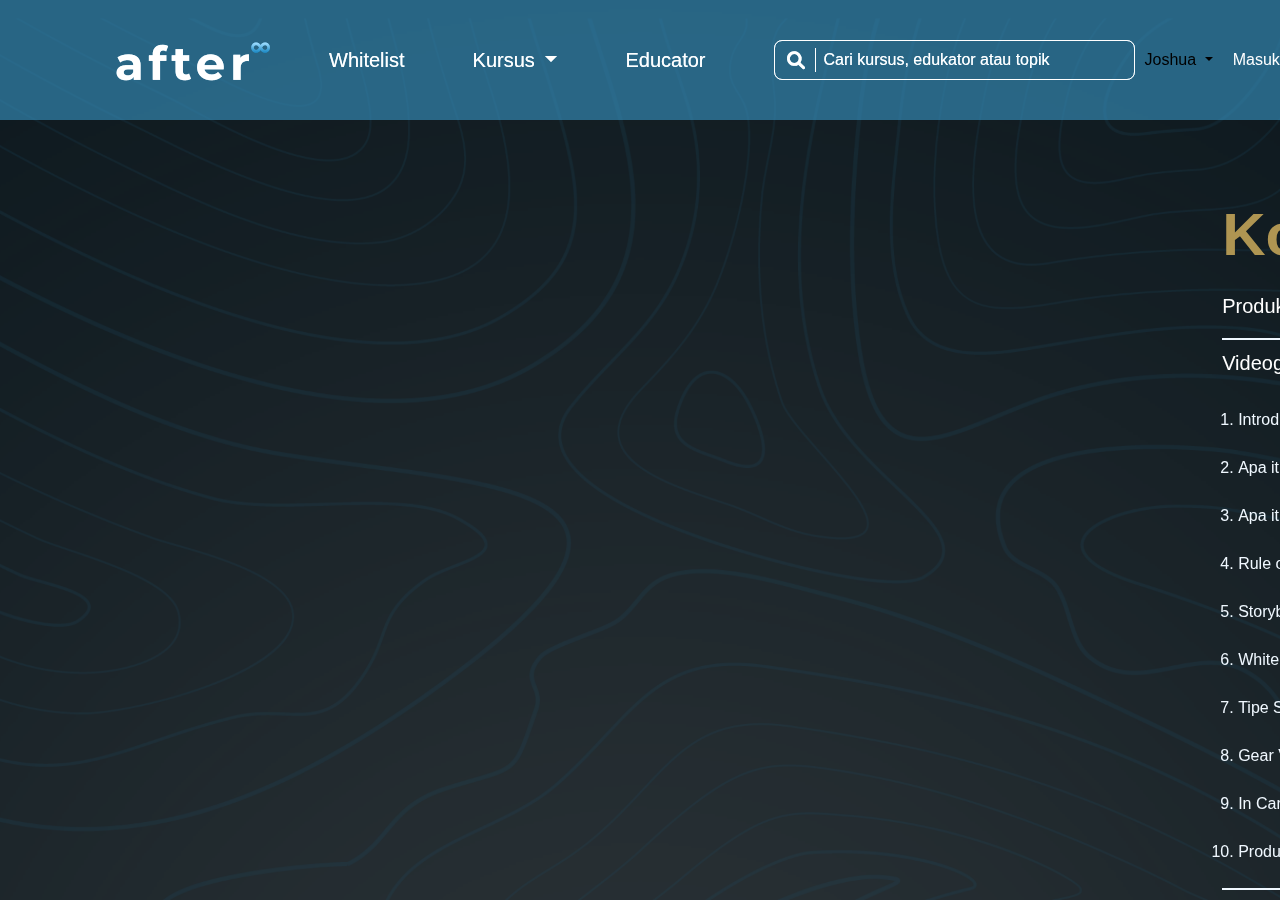
<file: konfirmasi.html>
<!DOCTYPE html>
<html lang="en">
  <head>
    <meta charset="UTF-8" />
    <meta http-equiv="X-UA-Compatible" content="IE=edge" />
    <meta name="viewport" content="width=device-width, initial-scale=1.0" />
    <title>Document</title>
    <link rel="stylesheet" href="./assets/css/bootstrap.css" />
    <link rel="stylesheet" href="./assets/css/custom.css" />
    <link
      rel="stylesheet"
      href="https://cdnjs.cloudflare.com/ajax/libs/font-awesome/6.0.0-beta3/css/all.min.css"
    />
    <link href="http://fonts.cdnfonts.com/css/mulish" rel="stylesheet" />
    <link
      rel="stylesheet"
      href="https://cdnjs.cloudflare.com/ajax/libs/font-awesome/6.0.0-beta3/css/all.min.css"
      integrity="sha512-Fo3rlrZj/k7ujTnHg4CGR2D7kSs0v4LLanw2qksYuRlEzO+tcaEPQogQ0KaoGN26/zrn20ImR1DfuLWnOo7aBA=="
      crossorigin="anonymous"
      referrerpolicy="no-referrer"
    />
  </head>
  <body>
    <!-- HEADER  -->
    <nav class="custom-navbar">
      <div class="container-list-menu">
        <a class="navbar-brand" href="#">
          <img src="./assets/images/logo.png" alt="" width="249" height="83" />
        </a>

        <div class="menu">
          <ul class="navbar-nav">
            <li class="nav-item no-dropdwon">
              <a
                href="#"
                role="button"
                id="dropdownMenuLink"
                data-bs-toggle="dropdown"
                aria-expanded="false"
              >
                Whitelist
              </a>
            </li>
            <li class="nav-item">
              <div class="dropdown line-bottom">
                <a
                  class="dropdown-toggle"
                  href="#"
                  role="button"
                  id="dropdownMenuLink"
                  data-bs-toggle="dropdown"
                  aria-expanded="false"
                >
                  Kursus
                </a>

                <ul class="dropdown-menu" aria-labelledby="dropdownMenuLink">
                  <li><a class="dropdown-item" href="#">Videography</a></li>
                  <li><a class="dropdown-item" href="#">Photography</a></li>
                  <li><a class="dropdown-item" href="#">Animation</a></li>
                  <li><a class="dropdown-item" href="#">Motion Branding</a></li>
                  <li><a class="dropdown-item" href="#">Creative Career</a></li>
                  <li><a class="dropdown-item" href="#">Graphic Design</a></li>
                  <li><a class="dropdown-item" href="#">Branding</a></li>
                  <li><a class="dropdown-item" href="#">Audio Mixing</a></li>
                  <li><a class="dropdown-item" href="#">Illustration</a></li>
                  <li><a class="dropdown-item" href="#">UI/UX Design</a></li>
                </ul>
              </div>
            </li>
            <li class="nav-item no-dropdwon">
              <a
                href="#"
                role="button"
                id="dropdownMenuLink"
                data-bs-toggle="dropdown"
                aria-expanded="false"
              >
                Educator
              </a>
            </li>

            <li class="no-dropdwon input-search">
              <i class="fas fa-search"></i>
              <span class="vertical-line-icon">|</span>
              <input
                type="text"
                placeholder="Cari kursus, edukator atau topik"
              />
            </li>
          </ul>
        </div>
        <nav class="custom-navbar">
            <div class="container-list-menu">
              <a class="navbar-brand" href="#">
                <img src="./assets/images/logo.png" alt="" width="249" height="83" />
              </a>
      
              <div class="menu">
                <ul class="navbar-nav">
                  <li class="nav-item no-dropdwon">
                    <a
                      href="#"
                      role="button"
                      id="dropdownMenuLink"
                      data-bs-toggle="dropdown"
                      aria-expanded="false"
                    >
                      Whitelist
                    </a>
                  </li>
                  <li class="nav-item">
                    <div class="dropdown line-bottom">
                      <a
                        class="dropdown-toggle"
                        href="#"
                        role="button"
                        id="dropdownMenuLink"
                        data-bs-toggle="dropdown"
                        aria-expanded="false"
                      >
                        Kursus
                      </a>
      
                      <ul class="dropdown-menu" aria-labelledby="dropdownMenuLink">
                        <li><a class="dropdown-item" href="#">Videography</a></li>
                        <li><a class="dropdown-item" href="#">Photography</a></li>
                        <li><a class="dropdown-item" href="#">Animation</a></li>
                        <li><a class="dropdown-item" href="#">Motion Branding</a></li>
                        <li><a class="dropdown-item" href="#">Creative Career</a></li>
                        <li><a class="dropdown-item" href="#">Graphic Design</a></li>
                        <li><a class="dropdown-item" href="#">Branding</a></li>
                        <li><a class="dropdown-item" href="#">Audio Mixing</a></li>
                        <li><a class="dropdown-item" href="#">Illustration</a></li>
                        <li><a class="dropdown-item" href="#">UI/UX Design</a></li>
                      </ul>
                    </div>
                  </li>
                  <li class="nav-item no-dropdwon">
                    <a
                      href="#"
                      role="button"
                      id="dropdownMenuLink"
                      data-bs-toggle="dropdown"
                      aria-expanded="false"
                    >
                      Educator
                    </a>
                  </li>
      
                  <li class="no-dropdwon input-search">
                    <i class="fas fa-search"></i>
                    <span class="vertical-line-icon">|</span>
                    <input
                      type="text"
                      placeholder="Cari kursus, edukator atau topik"
                    />
                  </li>
                </ul>
              </div>
      
              <div class="d-flex align-items-center login">
                <li class="nav-item">
                  <div class="dropdown line-bottom">
                    <a
                      class="dropdown-toggle"
                      href="#"
                      role="button"
                      id="dropdownMenuLink"
                      data-bs-toggle="dropdown"
                      aria-expanded="false"
                    >
                      Joshua
                    </a>
      
                    <ul class="dropdown-menu" aria-labelledby="dropdownMenuLink">
                      <li><a class="dropdown-item" href="#">Videography</a></li>
                      <li><a class="dropdown-item" href="#">Photography</a></li>
                      <li><a class="dropdown-item" href="#">Animation</a></li>
                    </ul>
                  </div>
                </li>
                <li class="nav-item">
                  <a class="text-white" href="#">Masuk</a>
                </li>
                <i class="fa-solid fa-bars togle-menu"></i>
              </div>
            </div>
          </nav>

    <div>
      <section class="container-pembelian">
        <div class="content-pembelian">
          <h1>Konfirmasi Pembayaran</h1>
          <div class="title-table">
            <p>Produk</p>
            <p>Harga</p>
          </div>
          <div class="lines"></div>
          <div class="title-table">
            <p>Videography 101</p>
            <p>Rp500.000</p>
          </div>

          <ol>
            <li>Introduction</li>
            <li>Apa itu FPS</li>
            <li>Apa itu Picture Profile</li>
            <li>Rule of third</li>
            <li>Storyboard</li>
            <li>White balance di videografi</li>
            <li>Tipe Shot</li>
            <li>Gear Videografi</li>
            <li>In Camera Tools</li>
            <li>Production</li>
          </ol>
          <div class="lines"></div>
          <button>Lanjut</button>
        </div>
      </section>

      <!-- FOOTER -->
      <footer class="container p-0 footer">
        <div class="row">
          <div class="col-md-4 footer-about">
            <img src="./assets/images/logo.png" />
            <h3>After Eight</h3>
            <p>
              After Eight adalah platform pembelajaran online khusus untuk anak
              muda yang ingin belajar tentang industri kreatif.
            </p>
          </div>
          <div class="col-md-8 footer-contact">
            <div class="d-flex justify-content-between mb-4">
              <p>ikuti kami di sosial media yuk!</p>
              <div class="footer-social-logo">
                <div class="icon-social-instagram">
                  <img src="./assets/images/instagram.png" alt="" />
                </div>
                <div class="icon-social-youtube">
                  <img src="./assets//images/youtube.png" alt="" />
                </div>
              </div>
            </div>
            <div class="row">
              <div class="col-md-5">
                <p>Kebijakan</p>
                <div class="footer-contact-submenu">
                  <p>Syarat & Ketentuan</p>
                  <p>Kebijakan Privasi</p>
                </div>
              </div>
              <div class="col-md-7">
                <p>hubungi kami</p>
                <div class="footer-contact-submenu">
                  <p>Email:</p>
                  <p>aftereight@gmail.com</p>
                </div>
              </div>
            </div>
          </div>
        </div>
      </footer>

      <div class="copyright">
        <div class="d-flex justify-content-between container p-0">
          <p class="copyright-text">
            All Right Reserved.
            <span><i class="fas fa-copyright"></i></span> Copyright 2022 After
            eight
          </p>
          <p class="copyright-text">Developed by Sculpt Visual</p>
        </div>
      </div>
    </div>

    <!-- HEADER END -->

    <script
      src="https://cdn.jsdelivr.net/npm/@popperjs/core@2.10.2/dist/umd/popper.min.js"
      integrity="sha384-7+zCNj/IqJ95wo16oMtfsKbZ9ccEh31eOz1HGyDuCQ6wgnyJNSYdrPa03rtR1zdB"
      crossorigin="anonymous"
    ></script>
    <script src="./assets/js/bootstrap.js"></script>
    <script
      src="https://code.jquery.com/jquery-3.3.1.slim.min.js"
      integrity="sha384-q8i/X+965DzO0rT7abK41JStQIAqVgRVzpbzo5smXKp4YfRvH+8abtTE1Pi6jizo"
      crossorigin="anonymous"
    ></script>
    <script src="./assets/js/custom.js"></script>
  </body>
</html>
</file>
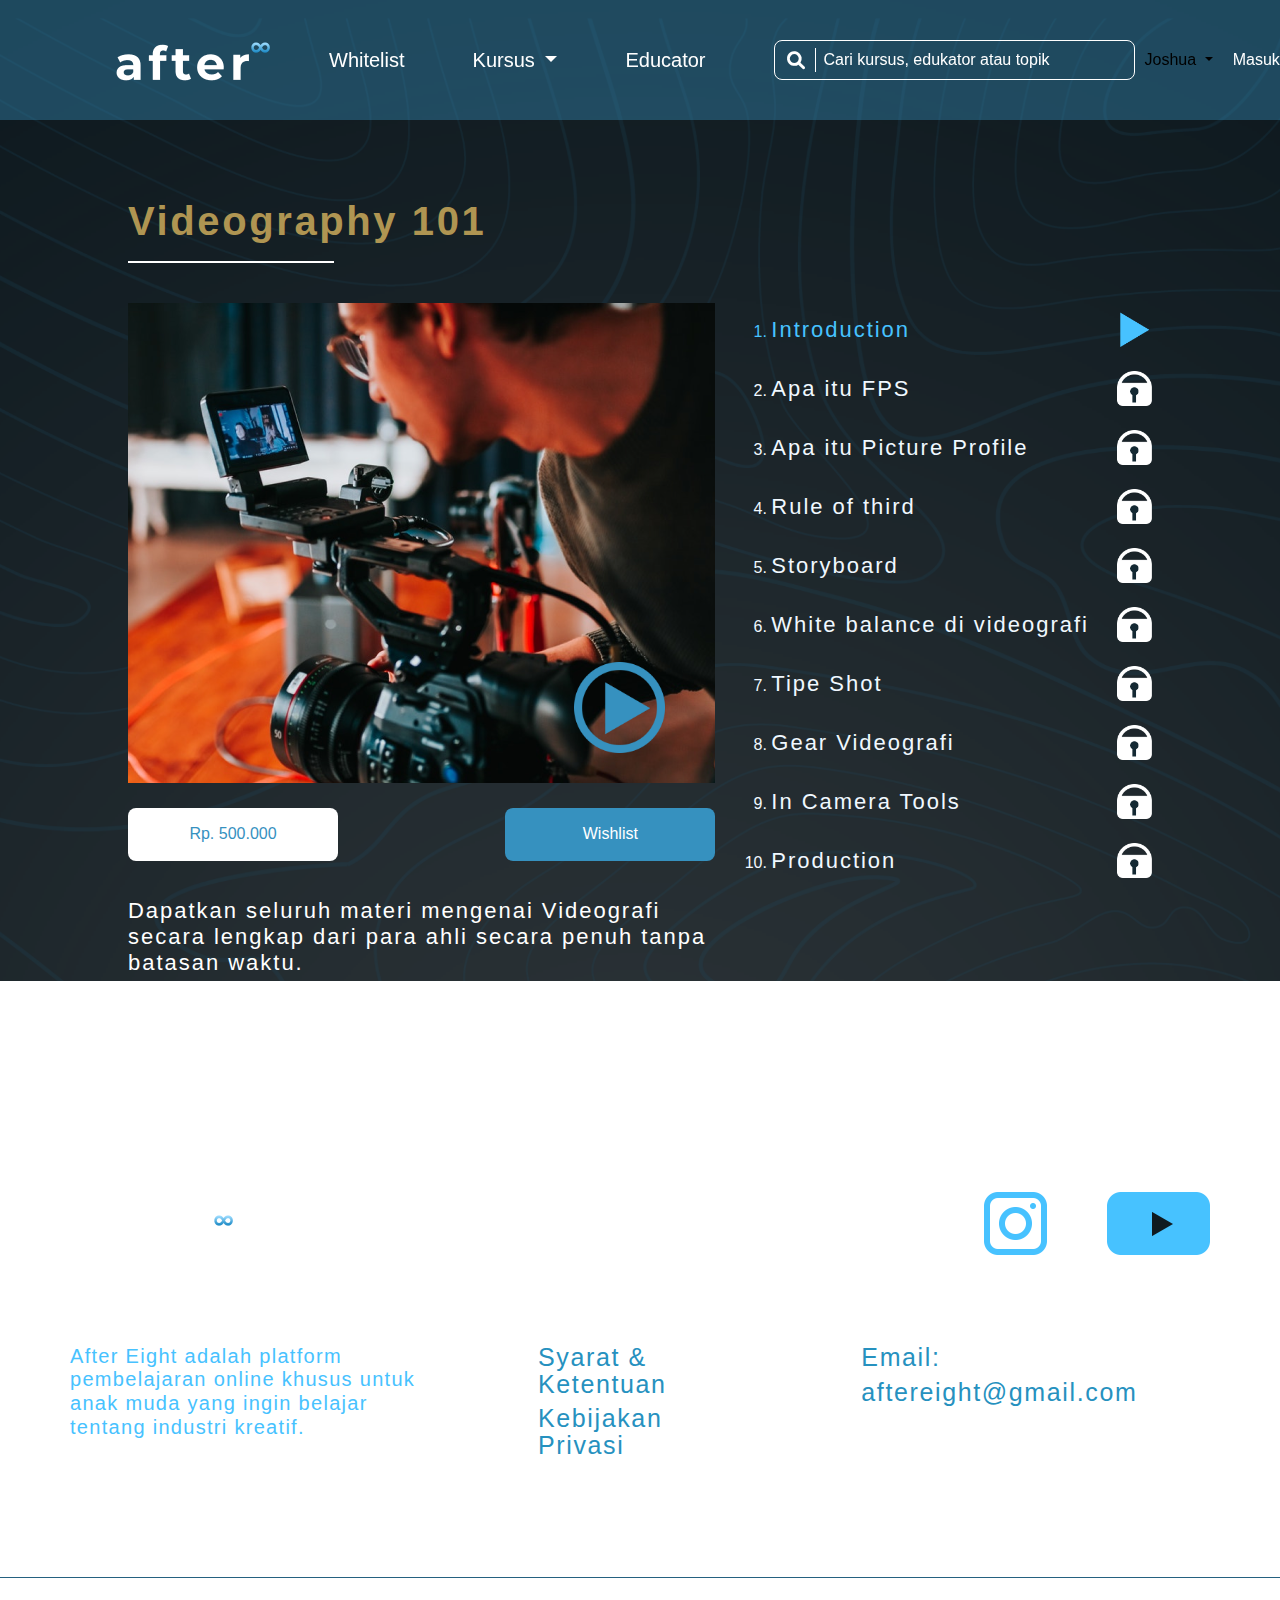
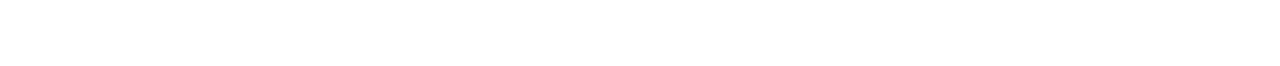
<file: kursus.html>
<!DOCTYPE html>
<html lang="en">
  <head>
    <meta charset="UTF-8" />
    <meta http-equiv="X-UA-Compatible" content="IE=edge" />
    <meta name="viewport" content="width=device-width, initial-scale=1.0" />
    <title>Document</title>
    <link rel="stylesheet" href="./assets/css/bootstrap.css" />
    <link rel="stylesheet" href="./assets/css/custom.css" />
    <link
      rel="stylesheet"
      href="https://cdnjs.cloudflare.com/ajax/libs/font-awesome/6.0.0-beta3/css/all.min.css"
    />
    <link href="http://fonts.cdnfonts.com/css/mulish" rel="stylesheet" />
    <link
      rel="stylesheet"
      href="https://cdnjs.cloudflare.com/ajax/libs/font-awesome/6.0.0-beta3/css/all.min.css"
      integrity="sha512-Fo3rlrZj/k7ujTnHg4CGR2D7kSs0v4LLanw2qksYuRlEzO+tcaEPQogQ0KaoGN26/zrn20ImR1DfuLWnOo7aBA=="
      crossorigin="anonymous"
      referrerpolicy="no-referrer"
    />
  </head>
  <body>
    <!-- HEADER  -->
    <nav class="custom-navbar">
      <div class="container-list-menu">
        <a class="navbar-brand" href="#">
          <img src="./assets/images/logo.png" alt="" width="249" height="83" />
        </a>

        <div class="menu">
          <ul class="navbar-nav">
            <li class="nav-item no-dropdwon">
              <a
                href="#"
                role="button"
                id="dropdownMenuLink"
                data-bs-toggle="dropdown"
                aria-expanded="false"
              >
                Whitelist
              </a>
            </li>
            <li class="nav-item">
              <div class="dropdown line-bottom">
                <a
                  class="dropdown-toggle"
                  href="#"
                  role="button"
                  id="dropdownMenuLink"
                  data-bs-toggle="dropdown"
                  aria-expanded="false"
                >
                  Kursus
                </a>

                <ul class="dropdown-menu" aria-labelledby="dropdownMenuLink">
                  <li><a class="dropdown-item" href="#">Videography</a></li>
                  <li><a class="dropdown-item" href="#">Photography</a></li>
                  <li><a class="dropdown-item" href="#">Animation</a></li>
                  <li><a class="dropdown-item" href="#">Motion Branding</a></li>
                  <li><a class="dropdown-item" href="#">Creative Career</a></li>
                  <li><a class="dropdown-item" href="#">Graphic Design</a></li>
                  <li><a class="dropdown-item" href="#">Branding</a></li>
                  <li><a class="dropdown-item" href="#">Audio Mixing</a></li>
                  <li><a class="dropdown-item" href="#">Illustration</a></li>
                  <li><a class="dropdown-item" href="#">UI/UX Design</a></li>
                </ul>
              </div>
            </li>
            <li class="nav-item no-dropdwon">
              <a
                href="#"
                role="button"
                id="dropdownMenuLink"
                data-bs-toggle="dropdown"
                aria-expanded="false"
              >
                Educator
              </a>
            </li>

            <li class="no-dropdwon input-search">
              <i class="fas fa-search"></i>
              <span class="vertical-line-icon">|</span>
              <input
                type="text"
                placeholder="Cari kursus, edukator atau topik"
              />
            </li>
          </ul>
        </div>

        <div class="d-flex align-items-center login">
          <li class="nav-item">
            <div class="dropdown line-bottom">
              <a
                class="dropdown-toggle"
                href="#"
                role="button"
                id="dropdownMenuLink"
                data-bs-toggle="dropdown"
                aria-expanded="false"
              >
                Joshua
              </a>

              <ul class="dropdown-menu" aria-labelledby="dropdownMenuLink">
                <li><a class="dropdown-item" href="#">Videography</a></li>
                <li><a class="dropdown-item" href="#">Photography</a></li>
                <li><a class="dropdown-item" href="#">Animation</a></li>
              </ul>
            </div>
          </li>
          <li class="nav-item">
            <a class="text-white" href="#">Masuk</a>
          </li>
          <i class="fa-solid fa-bars togle-menu"></i>
        </div>
      </div>
    </nav>

    <div>
      <section class="container-kursus">
        <div class="row">
          <div class="col-md-7 container-info-course">
            <div class="title-info-course">
              <h1>Videography 101</h1>
            </div>

            <div class="container-img-course">
              <img src="./assets/images/img1.png" alt="" srcset="" />
              <img src="./assets/images/play.png" class="play" alt="" />
            </div>

            <div class="button-course">
              <button class="price">Rp. 500.000</button>
              <button class="Wishlist">Wishlist</button>
            </div>

            <div class="info-course-lable">
              <p>
                Dapatkan seluruh materi mengenai Videografi secara lengkap dari
                para ahli secara penuh tanpa batasan waktu.
              </p>
            </div>
          </div>
          <div class="col-md-5 container-play-course">
            <ol>
              <li>
                <div class="list-play-course">
                  Introduction
                  <img src="./assets/images/playcourse.png" alt="" />
                </div>
              </li>
              <li>
                <div class="list-play-course">
                  Apa itu FPS
                  <img src="./assets/images/lock.png" alt="" />
                </div>
              </li>
              <li>
                <div class="list-play-course">
                  Apa itu Picture Profile
                  <img src="./assets/images/lock.png" alt="" />
                </div>
              </li>
              <li>
                <div class="list-play-course">
                  Rule of third
                  <img src="./assets/images/lock.png" alt="" />
                </div>
              </li>
              <li>
                <div class="list-play-course">
                  Storyboard
                  <img src="./assets/images/lock.png" alt="" />
                </div>
              </li>
              <li>
                <div class="list-play-course">
                  White balance di videografi
                  <img src="./assets/images/lock.png" alt="" />
                </div>
              </li>
              <li>
                <div class="list-play-course">
                  Tipe Shot
                  <img src="./assets/images/lock.png" alt="" />
                </div>
              </li>
              <li>
                <div class="list-play-course">
                  Gear Videografi
                  <img src="./assets/images/lock.png" alt="" />
                </div>
              </li>
              <li>
                <div class="list-play-course">
                  In Camera Tools
                  <img src="./assets/images/lock.png" alt="" />
                </div>
              </li>
              <li>
                <div class="list-play-course">
                  Production
                  <img src="./assets/images/lock.png" alt="" />
                </div>
              </li>
            </ol>
          </div>
        </div>
      </section>

      <!-- FOOTER -->
      <footer class="container p-0 footer">
        <div class="row">
          <div class="col-md-4 footer-about">
            <img src="./assets/images/logo.png" />
            <h3>After Eight</h3>
            <p>
              After Eight adalah platform pembelajaran online khusus untuk anak
              muda yang ingin belajar tentang industri kreatif.
            </p>
          </div>
          <div class="col-md-8 footer-contact">
            <div class="d-flex justify-content-between mb-4">
              <p>ikuti kami di sosial media yuk!</p>
              <div class="footer-social-logo">
                <div class="icon-social-instagram">
                  <img src="./assets/images/instagram.png" alt="" />
                </div>
                <div class="icon-social-youtube">
                  <img src="./assets//images/youtube.png" alt="" />
                </div>
              </div>
            </div>
            <div class="row">
              <div class="col-md-5">
                <p>Kebijakan</p>
                <div class="footer-contact-submenu">
                  <p>Syarat & Ketentuan</p>
                  <p>Kebijakan Privasi</p>
                </div>
              </div>
              <div class="col-md-7">
                <p>hubungi kami</p>
                <div class="footer-contact-submenu">
                  <p>Email:</p>
                  <p>aftereight@gmail.com</p>
                </div>
              </div>
            </div>
          </div>
        </div>
      </footer>

      <div class="copyright">
        <div class="d-flex justify-content-between container p-0">
          <p class="copyright-text">
            All Right Reserved.
            <span><i class="fas fa-copyright"></i></span> Copyright 2022 After
            eight
          </p>
          <p class="copyright-text">Developed by Sculpt Visual</p>
        </div>
      </div>
    </div>

    <!-- HEADER END -->

    <script
      src="https://cdn.jsdelivr.net/npm/@popperjs/core@2.10.2/dist/umd/popper.min.js"
      integrity="sha384-7+zCNj/IqJ95wo16oMtfsKbZ9ccEh31eOz1HGyDuCQ6wgnyJNSYdrPa03rtR1zdB"
      crossorigin="anonymous"
    ></script>
    <script src="./assets/js/bootstrap.js"></script>
    <script
      src="https://code.jquery.com/jquery-3.3.1.slim.min.js"
      integrity="sha384-q8i/X+965DzO0rT7abK41JStQIAqVgRVzpbzo5smXKp4YfRvH+8abtTE1Pi6jizo"
      crossorigin="anonymous"
    ></script>
    <script src="./assets/js/custom.js"></script>
  </body>
</html>
</file>
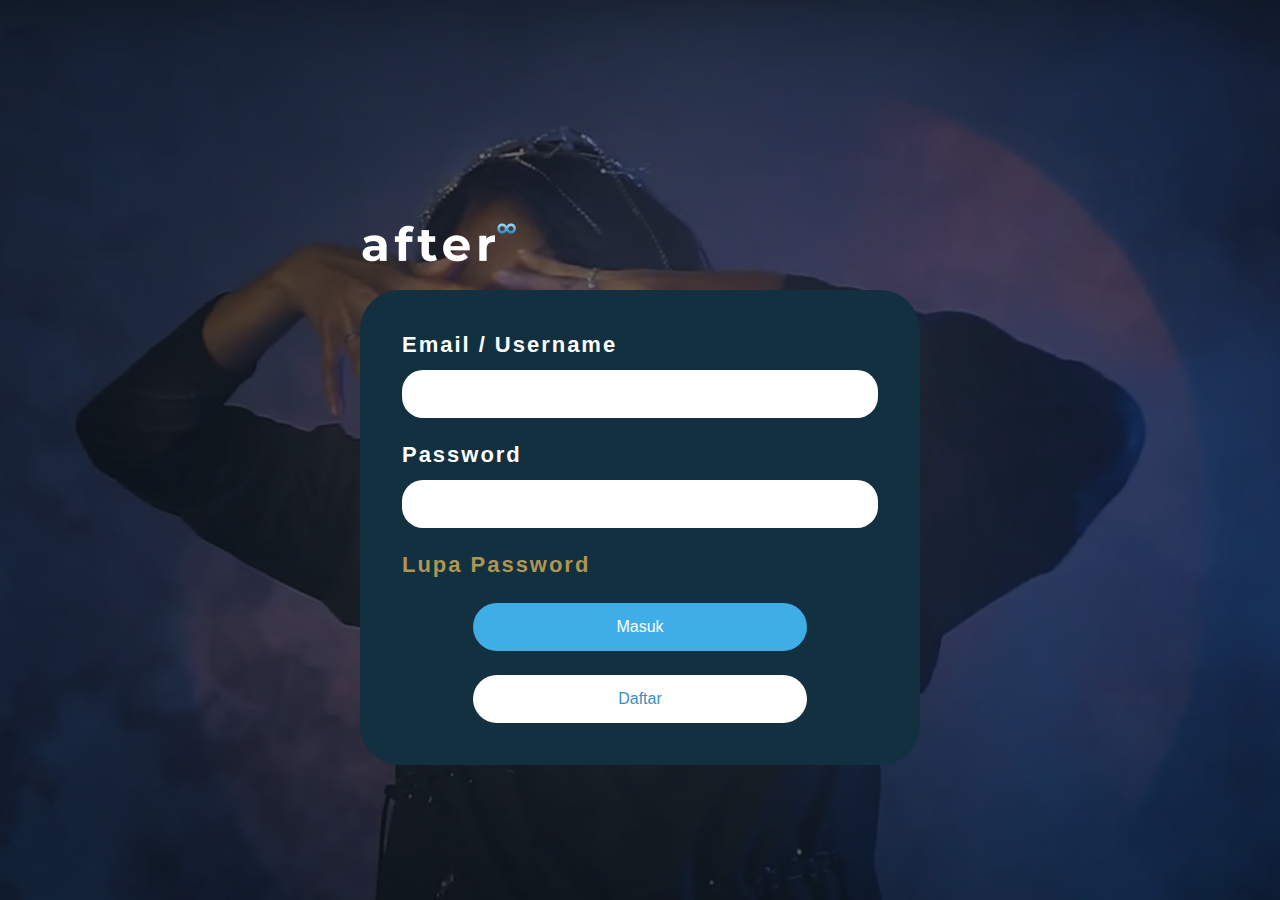
<file: login.html>
<!DOCTYPE html>
<html lang="en">
  <head>
    <meta charset="UTF-8" />
    <meta http-equiv="X-UA-Compatible" content="IE=edge" />
    <meta name="viewport" content="width=device-width, initial-scale=1.0" />
    <title>Document</title>
    <link rel="stylesheet" href="./assets/css/bootstrap.css" />
    <link rel="stylesheet" href="./assets/css/custom.css" />
    <link
      rel="stylesheet"
      href="https://cdnjs.cloudflare.com/ajax/libs/font-awesome/6.0.0-beta3/css/all.min.css"
    />
    <link href="http://fonts.cdnfonts.com/css/mulish" rel="stylesheet" />
    <link
      rel="stylesheet"
      href="https://cdnjs.cloudflare.com/ajax/libs/font-awesome/6.0.0-beta3/css/all.min.css"
      integrity="sha512-Fo3rlrZj/k7ujTnHg4CGR2D7kSs0v4LLanw2qksYuRlEzO+tcaEPQogQ0KaoGN26/zrn20ImR1DfuLWnOo7aBA=="
      crossorigin="anonymous"
      referrerpolicy="no-referrer"
    />
  </head>
  <body>
    <section class="container-login">
      <div class="container-input-login">
        <div class="logo-input">
          <img src="./assets/images/logo.png" alt="" />
        </div>
        <div class="card-login">
          <div class="input-log mb-4">
            <label for="">Email / Username</label>
            <input type="text" />
          </div>
          <div class="input-log mb-4">
            <label for="">Password</label>
            <input type="text" />
          </div>
          <a href="http://">Lupa Password</a>
          <div class="button-login">
            <button class="masuk">Masuk</button>
            <button class="daftar">Daftar</button>
          </div>
        </div>
      </div>
    </section>

    <script
      src="https://cdn.jsdelivr.net/npm/@popperjs/core@2.10.2/dist/umd/popper.min.js"
      integrity="sha384-7+zCNj/IqJ95wo16oMtfsKbZ9ccEh31eOz1HGyDuCQ6wgnyJNSYdrPa03rtR1zdB"
      crossorigin="anonymous"
    ></script>
    <script src="./assets/js/bootstrap.js"></script>
    <script
      src="https://code.jquery.com/jquery-3.3.1.slim.min.js"
      integrity="sha384-q8i/X+965DzO0rT7abK41JStQIAqVgRVzpbzo5smXKp4YfRvH+8abtTE1Pi6jizo"
      crossorigin="anonymous"
    ></script>
    <script src="./assets/js/custom.js"></script>
  </body>
</html>
</file>
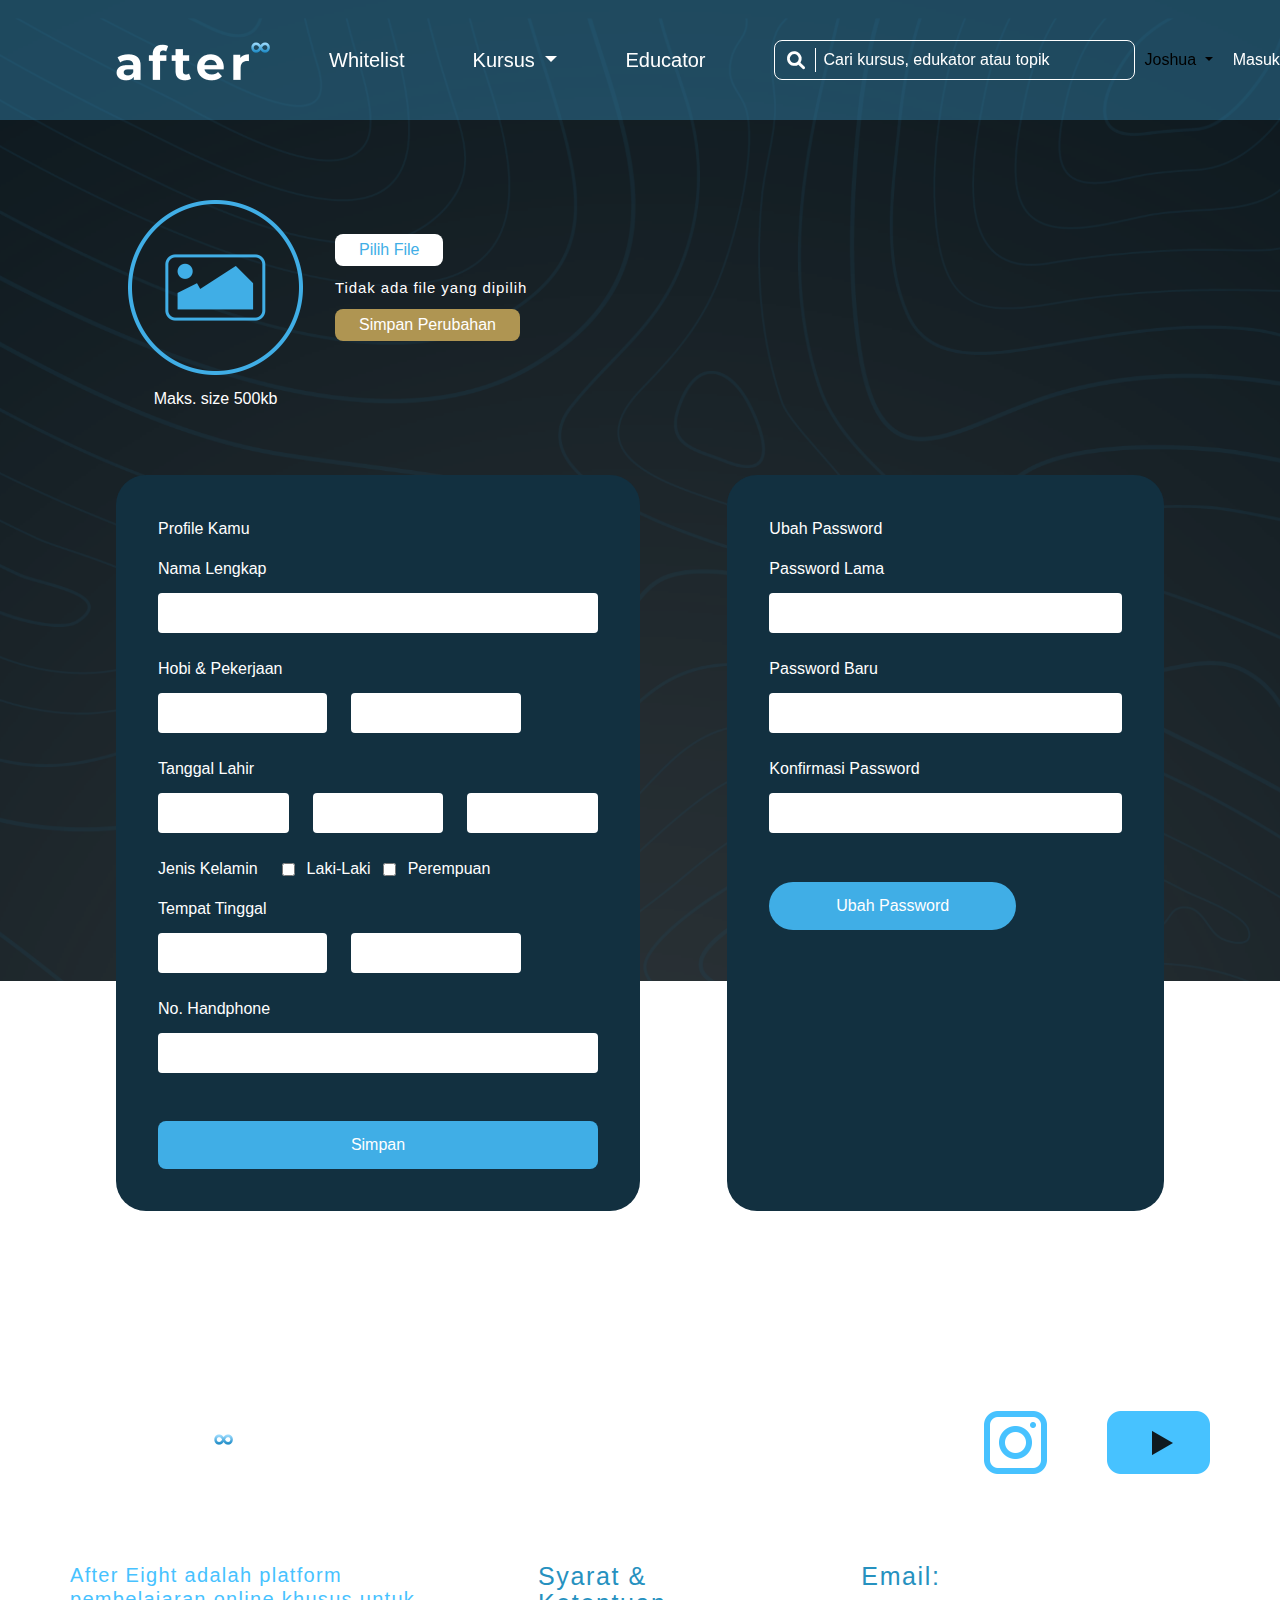
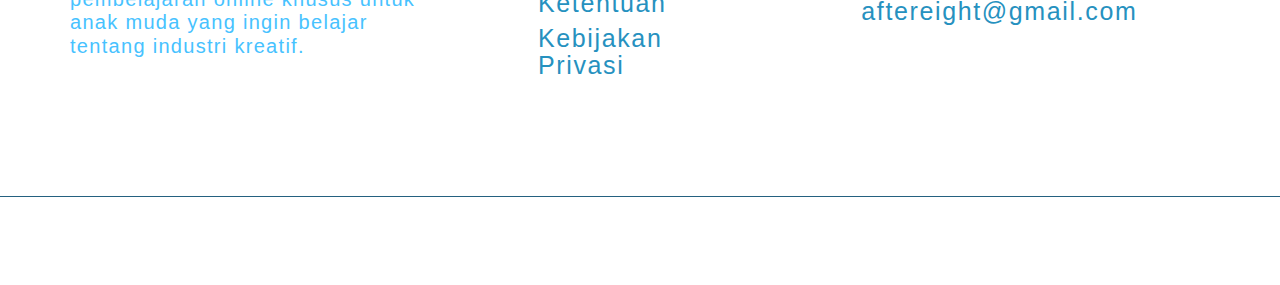
<file: profile.html>
<!DOCTYPE html>
<html lang="en">
  <head>
    <meta charset="UTF-8" />
    <meta http-equiv="X-UA-Compatible" content="IE=edge" />
    <meta name="viewport" content="width=device-width, initial-scale=1.0" />
    <title>Document</title>
    <link rel="stylesheet" href="./assets/css/bootstrap.css" />
    <link rel="stylesheet" href="./assets/css/custom.css" />
    <link
      rel="stylesheet"
      href="https://cdnjs.cloudflare.com/ajax/libs/font-awesome/6.0.0-beta3/css/all.min.css"
    />
    <link href="http://fonts.cdnfonts.com/css/mulish" rel="stylesheet" />
    <link
      rel="stylesheet"
      href="https://cdnjs.cloudflare.com/ajax/libs/font-awesome/6.0.0-beta3/css/all.min.css"
      integrity="sha512-Fo3rlrZj/k7ujTnHg4CGR2D7kSs0v4LLanw2qksYuRlEzO+tcaEPQogQ0KaoGN26/zrn20ImR1DfuLWnOo7aBA=="
      crossorigin="anonymous"
      referrerpolicy="no-referrer"
    />
  </head>
  <body>
    <!-- HEADER  -->
    <nav class="custom-navbar">
      <div class="container-list-menu">
        <a class="navbar-brand" href="index.html">
          <img src="./assets/images/logo.png" alt="" width="249" height="83" />
        </a>

        <div class="menu">
          <ul class="navbar-nav">
            <li class="nav-item no-dropdwon">
              <a
                href="#"
                role="button"
                id="dropdownMenuLink"
                data-bs-toggle="dropdown"
                aria-expanded="false"
              >
                Whitelist
              </a>
            </li>
            <li class="nav-item">
              <div class="dropdown line-bottom">
                <a
                  class="dropdown-toggle"
                  href="kursus.html"
                  role="button"
                  id="dropdownMenuLink"
                  data-bs-toggle="dropdown"
                  aria-expanded="false"
                >
                  Kursus
                </a>

                <ul class="dropdown-menu" aria-labelledby="dropdownMenuLink">
                  <li>
                    <a class="dropdown-item" href="kursus.html">Videography</a>
                  </li>
                  <li>
                    <a class="dropdown-item" href="kursus.html">Photography</a>
                  </li>
                  <li>
                    <a class="dropdown-item" href="kursus.html">Animation</a>
                  </li>
                  <li>
                    <a class="dropdown-item" href="kursus.html"
                      >Motion Branding</a
                    >
                  </li>
                  <li>
                    <a class="dropdown-item" href="kursus.html"
                      >Creative Career</a
                    >
                  </li>
                  <li>
                    <a class="dropdown-item" href="kursus.html"
                      >Graphic Design</a
                    >
                  </li>
                  <li>
                    <a class="dropdown-item" href="kursus.html">Branding</a>
                  </li>
                  <li>
                    <a class="dropdown-item" href="kursus.html">Audio Mixing</a>
                  </li>
                  <li>
                    <a class="dropdown-item" href="kursus.html">Illustration</a>
                  </li>
                  <li>
                    <a class="dropdown-item" href="kursus.html">UI/UX Design</a>
                  </li>
                </ul>
              </div>
            </li>
            <li class="nav-item no-dropdwon">
              <a href="educator.html" aria-expanded="false"> Educator </a>
            </li>

            <li class="no-dropdwon input-search">
              <i class="fas fa-search"></i>
              <span class="vertical-line-icon">|</span>
              <input
                type="text"
                placeholder="Cari kursus, edukator atau topik"
              />
            </li>
          </ul>
        </div>

        <div class="d-flex align-items-center login">
          <li class="nav-item">
            <div class="dropdown line-bottom">
              <a
                class="dropdown-toggle"
                href="#"
                role="button"
                id="dropdownMenuLink"
                data-bs-toggle="dropdown"
                aria-expanded="false"
              >
                Joshua
              </a>

              <ul class="dropdown-menu" aria-labelledby="dropdownMenuLink">
                <li><a class="dropdown-item" href="#">Videography</a></li>
                <li><a class="dropdown-item" href="#">Photography</a></li>
                <li><a class="dropdown-item" href="#">Animation</a></li>
              </ul>
            </div>
          </li>
          <li class="nav-item">
            <a class="text-white" href="#">Masuk</a>
          </li>
          <i class="fa-solid fa-bars togle-menu"></i>
        </div>
      </div>
    </nav>

    <div class="container-profile">
      <section class="container-upload-file">
        <div class="defaultimgprofile">
          <img src="./assets/images/defaultprofile.png" alt="" />
          <p>Maks. size 500kb</p>
        </div>
        <div class="input-upload">
          <button class="pilih-file">Pilih File</button>
          <p>Tidak ada file yang dipilih</p>
          <button class="simpan-perubahan">Simpan Perubahan</button>
        </div>
      </section>

      <section class="container-input-profile">
        <div class="row d-flex justify-content-between">
          <div class="col-md-6 container-profile-you">
            <p>Profile Kamu</p>
            <div class="input-you mb-4">
              <label for="">Nama Lengkap</label>
              <input type="text" />
            </div>
            <div class="row mb-4">
              <div class="input-you col-md-5">
                <label for="">Hobi & Pekerjaan</label>
                <input type="text" />
              </div>
              <div class="input-you col-md-5">
                <input type="text" />
              </div>
            </div>

            <div class="row mb-4">
              <div class="input-you col-md-4">
                <label for="">Tanggal Lahir</label>
                <input type="text" />
              </div>
              <div class="input-you col-md-4">
                <input type="text" />
              </div>
              <div class="input-you col-md-4">
                <input type="text" />
              </div>
            </div>

            <div class="input-you-jenis col">
              <label for="">Jenis Kelamin</label>
              <input type="checkbox" /><span>Laki-Laki</span>
              <input type="checkbox" /><span>Perempuan</span>
            </div>

            <div class="row mb-4">
              <div class="input-you col-md-5">
                <label for="">Tempat Tinggal</label>
                <input type="text" />
              </div>
              <div class="input-you col-md-5">
                <input type="text" />
              </div>
            </div>

            <div class="input-you mb-4">
              <label for="">No. Handphone</label>
              <input type="text" />
            </div>

            <button>Simpan</button>
          </div>
          <div class="col-md-5 container-change-password">
            <p>Ubah Password</p>
            <div class="input-prof mb-4">
              <label for="">Password Lama</label>
              <input type="text" />
            </div>
            <div class="input-prof mb-4">
              <label for="">Password Baru</label>
              <input type="text" />
            </div>
            <div class="input-prof mb-4">
              <label for="">Konfirmasi Password</label>
              <input type="text" />
            </div>
            <button>Ubah Password</button>
          </div>
        </div>
      </section>
    </div>

    <div>
      <footer class="container p-0 footer">
        <div class="row">
          <div class="col-md-4 footer-about">
            <img src="./assets/images/logo.png" />
            <h3>After Eight</h3>
            <p>
              After Eight adalah platform pembelajaran online khusus untuk anak
              muda yang ingin belajar tentang industri kreatif.
            </p>
          </div>
          <div class="col-md-8 footer-contact">
            <div class="d-flex justify-content-between mb-4">
              <p>ikuti kami di sosial media yuk!</p>
              <div class="footer-social-logo">
                <div class="icon-social-instagram">
                  <img src="./assets/images/instagram.png" alt="" />
                </div>
                <div class="icon-social-youtube">
                  <img src="./assets//images/youtube.png" alt="" />
                </div>
              </div>
            </div>
            <div class="row">
              <div class="col-md-5">
                <p>Kebijakan</p>
                <div class="footer-contact-submenu">
                  <p>Syarat & Ketentuan</p>
                  <p>Kebijakan Privasi</p>
                </div>
              </div>
              <div class="col-md-7">
                <p>hubungi kami</p>
                <div class="footer-contact-submenu">
                  <p>Email:</p>
                  <p>aftereight@gmail.com</p>
                </div>
              </div>
            </div>
          </div>
        </div>
      </footer>

      <div class="copyright">
        <div class="d-flex justify-content-between container p-0">
          <p class="copyright-text">
            All Right Reserved.
            <span><i class="fas fa-copyright"></i></span> Copyright 2022 After
            eight
          </p>
          <p class="copyright-text">Developed by Sculpt Visual</p>
        </div>
      </div>
    </div>

    <!-- HEADER END -->

    <script
      src="https://cdn.jsdelivr.net/npm/@popperjs/core@2.10.2/dist/umd/popper.min.js"
      integrity="sha384-7+zCNj/IqJ95wo16oMtfsKbZ9ccEh31eOz1HGyDuCQ6wgnyJNSYdrPa03rtR1zdB"
      crossorigin="anonymous"
    ></script>
    <script src="./assets/js/bootstrap.js"></script>
    <script
      src="https://code.jquery.com/jquery-3.3.1.slim.min.js"
      integrity="sha384-q8i/X+965DzO0rT7abK41JStQIAqVgRVzpbzo5smXKp4YfRvH+8abtTE1Pi6jizo"
      crossorigin="anonymous"
    ></script>
    <script src="./assets/js/custom.js"></script>
  </body>
</html>
</file>
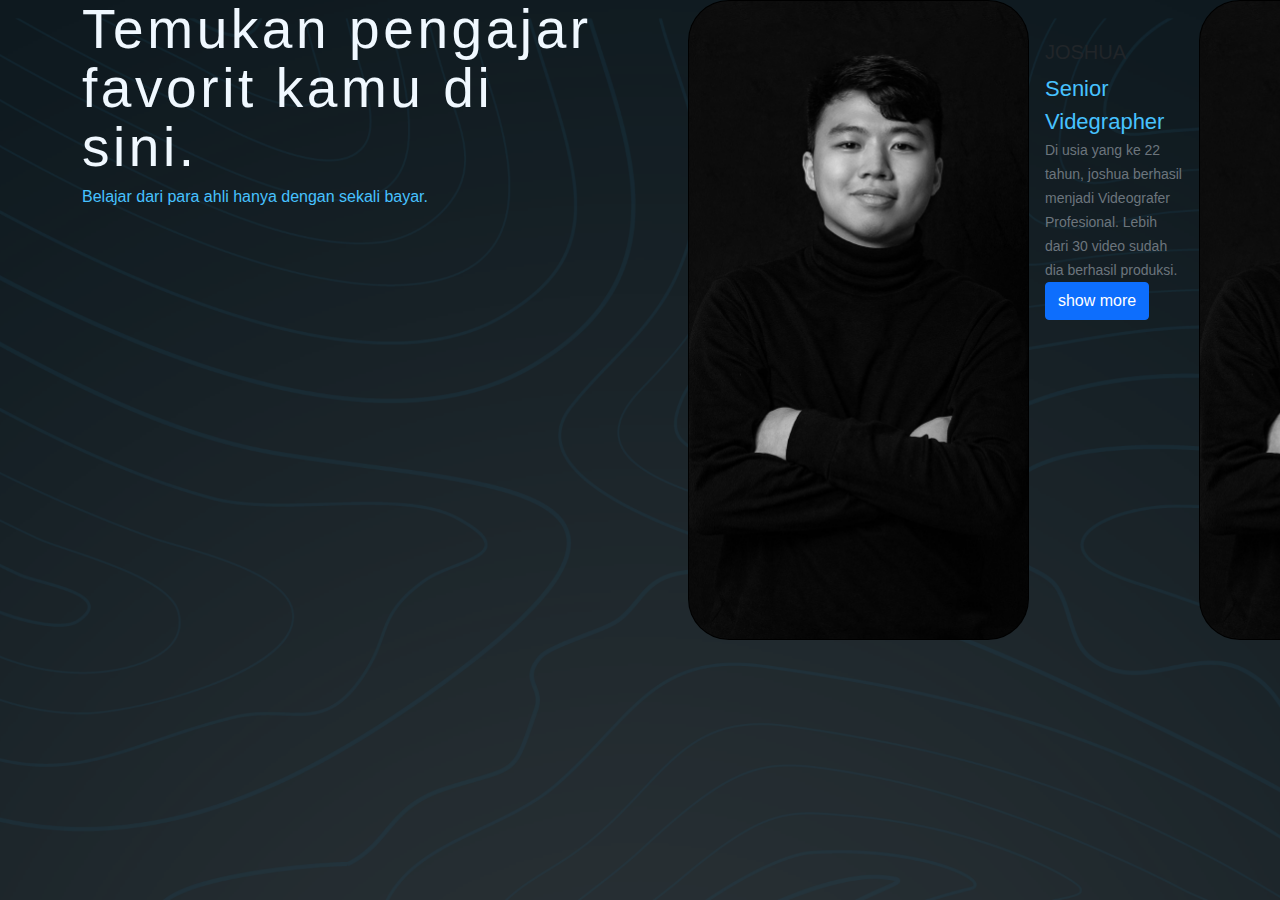
<file: testing.html>
<!DOCTYPE html>
<html lang="en">
  <head>
    <meta charset="UTF-8" />
    <meta http-equiv="X-UA-Compatible" content="IE=edge" />
    <meta name="viewport" content="width=device-width, initial-scale=1.0" />
    <title>Document</title>
    <link rel="stylesheet" href="./assets/css/bootstrap.css" />
    <link rel="stylesheet" href="./assets/css/custom.css" />
    <link
      rel="stylesheet"
      href="https://cdnjs.cloudflare.com/ajax/libs/font-awesome/6.0.0-beta3/css/all.min.css"
    />
  </head>
  <body>
    <div class="container">
      <div class="d-flex">
        <div class="col-md-5">
          <h1
            style="
              color: aliceblue;
              font-size: 55px;
              letter-spacing: 0.065em;
              line-height: 107.9%;
              width: 517px;
            "
          >
            Temukan pengajar favorit kamu di sini.
          </h1>
          <p style="color: #47c2ff">
            Belajar dari para ahli hanya dengan sekali bayar.
          </p>
        </div>

        <div class="col-md-7 section-2" style="margin-left: 141px">
          <div class="section-two">
            <div class="d-flex">
              <div
                class="card bg-black"
                style="width: 360px; height: 640px; border-radius: 41px"
              >
                <img
                  src="./assets/images/imgsection2.png"
                  class="card-img-top"
                  alt="..."
                  style="
                    object-fit: cover;
                    width: 100%;
                    height: 100%;
                    border-radius: 40px;
                  "
                />
                <!-- <div style="position: absolute; right: 20px; bottom: 20px">
                      <p class="card-text text-danger">Some quick example</p>
                    </div> -->
              </div>

              <div class="col-md-4 pt-4">
                <div class="card-body">
                  <h5 class="card-title">JOSHUA</h5>
                  <p
                    class="card-text mb-0"
                    style="color: #47c2ff; font-size: 22px"
                  >
                    Senior Videgrapher
                  </p>
                  <small class="text-muted"
                    >Di usia yang ke 22 tahun, joshua berhasil menjadi
                    Videografer Profesional. Lebih dari 30 video sudah dia
                    berhasil produksi.</small
                  >
                  <button class="btn btn-primary">show more</button>
                </div>
              </div>
            </div>

            <div class="d-flex">
              <div
                class="card bg-black"
                style="width: 360px; height: 640px; border-radius: 41px"
              >
                <img
                  src="./assets/images/imgsection2.png"
                  class="card-img-top"
                  alt="..."
                  style="
                    object-fit: cover;
                    width: 100%;
                    height: 100%;
                    border-radius: 40px;
                  "
                />
                <!-- <div style="position: absolute; right: 20px; bottom: 20px">
                  <p class="card-text text-danger">Some quick example</p>
                </div> -->
              </div>

              <div class="col-md-4 pt-4">
                <div class="card-body">
                  <h5 class="card-title">JOSHUA</h5>
                  <p
                    class="card-text mb-0"
                    style="color: #47c2ff; font-size: 22px"
                  >
                    Senior Videgrapher
                  </p>
                  <small class="text-muted"
                    >Di usia yang ke 22 tahun, joshua berhasil menjadi
                    Videografer Profesional. Lebih dari 30 video sudah dia
                    berhasil produksi.</small
                  >
                  <button class="btn btn-primary">show more</button>
                </div>
              </div>
            </div>

            <div class="d-flex">
              <div
                class="card bg-black"
                style="width: 360px; height: 640px; border-radius: 41px"
              >
                <img
                  src="./assets/images/imgsection2.png"
                  class="card-img-top"
                  alt="..."
                  style="
                    object-fit: cover;
                    width: 100%;
                    height: 100%;
                    border-radius: 40px;
                  "
                />
                <!-- <div style="position: absolute; right: 20px; bottom: 20px">
                  <p class="card-text text-danger">Some quick example</p>
                </div> -->
              </div>

              <div class="col-md-4 pt-4">
                <div class="" style="width: 334px">
                  <h5 class="card-title">JOSHUA</h5>
                  <p
                    class="card-text mb-0"
                    style="color: #47c2ff; font-size: 22px"
                  >
                    Senior Videgrapher
                  </p>
                  <small
                    class="text-muted"
                    style="
                      font-size: 20px;
                      font-family: Mulish;
                      font-size: 20px;
                      font-style: normal;
                      font-weight: 400;
                      line-height: 26px;
                      letter-spacing: 0.065em;
                    "
                    >Di usia yang ke 22 tahun, joshua berhasil menjadi
                    Videografer Profesional. Lebih dari 30 video sudah dia
                    berhasil produksi.</small
                  >
                  <button class="btn btn-primary">show more</button>
                </div>
              </div>
            </div>
          </div>
        </div>
      </div>
    </div>

    <script
      src="https://cdn.jsdelivr.net/npm/@popperjs/core@2.10.2/dist/umd/popper.min.js"
      integrity="sha384-7+zCNj/IqJ95wo16oMtfsKbZ9ccEh31eOz1HGyDuCQ6wgnyJNSYdrPa03rtR1zdB"
      crossorigin="anonymous"
    ></script>
    <script src="./assets/js/bootstrap.js"></script>
    <script
      src="https://code.jquery.com/jquery-3.3.1.slim.min.js"
      integrity="sha384-q8i/X+965DzO0rT7abK41JStQIAqVgRVzpbzo5smXKp4YfRvH+8abtTE1Pi6jizo"
      crossorigin="anonymous"
    ></script>
    <script src="./assets/js/custom.js"></script>
  </body>
</html>
</file>
<file: assets/css/custom.css>
* {
  font-family: "Mulish", sans-serif;
}

body {
  background-image: url("./../images/bg.png");
  background-size: cover;
  background-repeat: no-repeat;
  background-position: center;
  height: 100vh;
  background-attachment: fixed;
  overflow-x: hidden;
}

.menu {
  display: -webkit-box;
  display: -ms-flexbox;
  display: flex;
  -webkit-box-pack: center;
      -ms-flex-pack: center;
          justify-content: center;
  -webkit-box-align: center;
      -ms-flex-align: center;
          align-items: center;
  -webkit-transform: translateX(0%);
          transform: translateX(0%);
  -webkit-transition: -webkit-transform 0.3s ease-in-out;
  transition: -webkit-transform 0.3s ease-in-out;
  transition: transform 0.3s ease-in-out;
  transition: transform 0.3s ease-in-out, -webkit-transform 0.3s ease-in-out;
  z-index: 1;
}

.menu .navbar-nav {
  -webkit-box-align: center;
      -ms-flex-align: center;
          align-items: center;
}

.menu .navbar-nav a {
  color: black;
  text-decoration: none;
}

.menu .navbar-nav .input-search {
  color: white;
  padding-left: 12px;
  padding-right: 12px;
  padding-top: 6px;
  padding-bottom: 6px;
  border-radius: 8px;
  border: 1px solid;
  height: 100%;
}

.menu .navbar-nav .input-search ::-webkit-input-placeholder {
  color: white;
}

.menu .navbar-nav .input-search :-ms-input-placeholder {
  color: white;
}

.menu .navbar-nav .input-search ::-ms-input-placeholder {
  color: white;
}

.menu .navbar-nav .input-search ::placeholder {
  color: white;
}

.menu .navbar-nav .input-search i {
  margin-right: 10px;
  font-size: 18px;
}

.menu .navbar-nav .input-search .vertical-line-icon {
  background-color: #ffffff;
  height: 100%;
  width: 1px;
  color: transparent;
  margin-right: 6px;
}

.menu .navbar-nav .input-search input {
  color: white;
  background-color: transparent;
  outline: none;
  border: none;
  width: 300px;
}

.menu .navbar-nav .no-dropdwon {
  -webkit-box-align: center;
      -ms-flex-align: center;
          align-items: center;
  display: -webkit-box;
  display: -ms-flexbox;
  display: flex;
}

.menu .navbar-nav .no-dropdwon a {
  color: white;
  font-size: 20px;
  padding-top: 10px;
  padding-bottom: 10px;
}

.menu .navbar-nav .nav-item .dropdown {
  z-index: 1500;
  padding-top: 10px;
  padding-bottom: 10px;
}

.menu .navbar-nav .nav-item .dropdown a {
  text-decoration: none;
  color: white;
  font-size: 20px;
  background-color: transparent;
}

.menu .navbar-nav .nav-item .dropdown .dropdown-menu {
  padding-left: 20px;
  padding-top: 20px;
  -webkit-box-shadow: 0px 0px 10px 5px rgba(255, 255, 255, 0.459);
          box-shadow: 0px 0px 10px 5px rgba(255, 255, 255, 0.459);
  border-radius: 10px;
}

.menu .navbar-nav .nav-item .dropdown .dropdown-menu a {
  padding-bottom: 20px;
}

.menu .navbar-nav .nav-item .dropdown .dropdown-menu a:hover {
  color: #af9552;
}

.menu .navbar-nav .nav-item .dropdown .drop-menu-profile li a {
  display: -webkit-box;
  display: -ms-flexbox;
  display: flex;
  -webkit-box-align: center;
      -ms-flex-align: center;
          align-items: center;
  -webkit-box-pack: justify;
      -ms-flex-pack: justify;
          justify-content: space-between;
  color: #47c2ff;
}

.menu .navbar-nav .nav-item .dropdown .drop-menu-profile li a img {
  height: 9px;
  width: 9px;
  -o-object-fit: cover;
     object-fit: cover;
}

.menu .navbar-nav .nav-item .dropdown .menu-profile-drop {
  height: 9px !important;
  width: 9px !important;
  -o-object-fit: cover !important;
     object-fit: cover !important;
}

.menu .navbar-nav .nav-item .line-bottom:hover::after {
  content: "";
  position: absolute;
  width: 100%;
  height: 2px;
  bottom: 6px;
  left: 0;
  -webkit-transition: all 0.2s ease-in-out 0s;
  transition: all 0.2s ease-in-out 0s;
  -webkit-transform: scaleX(1);
          transform: scaleX(1);
}

.m-menu {
  background-color: #8a7474;
  position: fixed;
  width: 100vw;
  height: 100vh;
  z-index: 2;
  -webkit-transition: -webkit-transform 0.3s ease-in-out;
  transition: -webkit-transform 0.3s ease-in-out;
  transition: transform 0.3s ease-in-out;
  transition: transform 0.3s ease-in-out, -webkit-transform 0.3s ease-in-out;
  top: 0;
  left: 0;
}

.m-menu .navbar-nav {
  -webkit-box-orient: vertical !important;
  -webkit-box-direction: normal !important;
      -ms-flex-direction: column !important;
          flex-direction: column !important;
}

.custom-navbar {
  background-color: rgba(54, 145, 191, 0.4);
  height: 120px;
  -webkit-box-align: center;
      -ms-flex-align: center;
          align-items: center;
  position: fixed;
  left: 0;
  right: 0;
  z-index: 1;
}

.custom-navbar .container-list-menu {
  width: 90%;
  height: 100%;
  margin: 0 auto;
  display: -webkit-box;
  display: -ms-flexbox;
  display: flex;
  -webkit-box-pack: justify;
      -ms-flex-pack: justify;
          justify-content: space-between;
}

.custom-navbar .container-list-menu .navbar-brand {
  -webkit-box-pack: center;
      -ms-flex-pack: center;
          justify-content: center;
  -webkit-box-align: center;
      -ms-flex-align: center;
          align-items: center;
  display: -webkit-box;
  display: -ms-flexbox;
  display: flex;
}

.custom-navbar .container-list-menu .navbar-nav {
  display: -webkit-box;
  display: -ms-flexbox;
  display: flex;
  -webkit-box-orient: horizontal;
  -webkit-box-direction: normal;
      -ms-flex-direction: row;
          flex-direction: row;
}

.custom-navbar .container-list-menu .navbar-nav .nav-item {
  margin-right: 68px;
}

.banner {
  height: 938px;
  width: 100%;
  position: relative;
}

.banner img {
  -o-object-fit: cover;
     object-fit: cover;
  width: 100%;
  height: 100%;
}

.banner .content-banner {
  width: 625px;
  height: 200px;
  position: absolute;
  top: 0;
  bottom: 0;
  left: 0;
  right: 0;
  margin: auto;
  text-align: center;
}

.banner .content-banner h1 {
  text-align: center;
  color: aliceblue;
  font-size: 55px;
  line-height: 107.9%;
  letter-spacing: 0.065em;
  font-weight: bold;
}

.banner .content-banner p {
  color: #40aee6;
  font-style: normal;
  font-weight: bold;
  font-size: 40px;
  line-height: 130.9%;
  letter-spacing: 0.065em;
  margin-bottom: 40px;
}

.banner .content-banner .btn-banner {
  background-color: #40aee6;
  color: white;
  height: 91px;
  width: 585px;
  border-radius: 100px;
  outline: none;
  border: none;
  font-size: 50px;
  line-height: 130.9%;
  margin-bottom: 40px;
  letter-spacing: 0.065em;
}

.banner .content-banner .input-banner {
  display: -webkit-box;
  display: -ms-flexbox;
  display: flex;
  -webkit-box-align: center;
      -ms-flex-align: center;
          align-items: center;
}

.banner .content-banner .input-banner label {
  padding-left: 12px;
  font-size: 20px;
  line-height: 118.4%;
  letter-spacing: 0.07em;
}

.login li {
  list-style: none;
  padding-right: 10px;
  padding-left: 10px;
}

.login li a {
  text-decoration: none;
  color: black;
}

.togle-menu {
  cursor: pointer;
  font-size: 24px;
}

.carousel-item img {
  height: 400px !important;
  -o-object-fit: cover;
     object-fit: cover;
}

.container-section-one {
  padding-top: 282px;
  padding-left: 115px;
}

.container-section-one h1 {
  color: aliceblue;
  font-size: 55px;
  line-height: 107.9%;
  width: 517px;
  letter-spacing: 0.065em;
  font-style: normal;
  font-weight: bold;
}

.container-section-one p {
  color: #47c2ff;
  font-size: 22px;
}

.container-section-two {
  padding-top: 282px;
  padding-left: 135px;
  margin-bottom: 370px;
}

.container-section-two h1 {
  color: aliceblue;
  font-size: 55px;
  letter-spacing: 0.065em;
  line-height: 107.9%;
  width: 517px;
  font-style: normal;
  font-weight: bold;
}

.container-section-two p {
  color: #47c2ff;
  font-size: 22px;
}

.section-one {
  -ms-overflow-style: none;
  /* IE and Edge */
  scrollbar-width: none;
  /* Firefox */
  display: -webkit-box;
  display: -ms-flexbox;
  display: flex;
  -ms-flex-wrap: nowrap;
      flex-wrap: nowrap;
  overflow-x: auto;
  margin-left: 150px;
}

.section-one .item-slider-one {
  width: 854px;
  background-color: transparent;
  margin-right: 45px;
  border: none;
}

.section-one .item-slider-one .container-image-one {
  position: relative;
}

.section-one .item-slider-one .container-image-one .play {
  width: 91px;
  height: 91px;
  position: absolute;
  right: 40px;
  bottom: 30px;
}

.section-one .item-slider-one .container-image-one .bg-image-one {
  height: 507px;
  width: 100%;
}

.section-one .item-slider-one .title-slider-one {
  padding-top: 16px;
  padding-left: 0;
  padding-right: 0;
}

.section-one .item-slider-one .title-slider-one div > h5 {
  color: #af9552;
  font-weight: bold;
  font-size: 30px;
}

.section-one .item-slider-one .title-slider-one p {
  color: #47c2ff;
}

.section-two {
  -ms-overflow-style: none;
  /* IE and Edge */
  scrollbar-width: none;
  /* Firefox */
  display: -webkit-box;
  display: -ms-flexbox;
  display: flex;
  -ms-flex-wrap: nowrap;
      flex-wrap: nowrap;
  overflow-y: hidden;
}

.container-content-section-two {
  margin-left: 141px;
  -webkit-box-sizing: content-box;
          box-sizing: content-box;
}

.container-content-section-two .content-section-two-list {
  display: -webkit-box;
  display: -ms-flexbox;
  display: flex;
  padding-right: 24px;
  margin-right: 24px;
}

.container-content-section-two .content-section-two-list .image-content-section-two {
  width: 360px;
  height: 640px;
  border-radius: 41px;
  background-color: black;
}

.container-content-section-two .content-section-two-list .image-content-section-two img {
  -o-object-fit: contain;
     object-fit: contain;
  width: 100%;
  height: 100%;
  border-radius: 40px;
}

.container-content-section-two .content-section-two-list .image-content-section-two-edu {
  width: 360px;
  height: 640px;
  border-radius: 41px;
  background-color: black;
}

.container-content-section-two .content-section-two-list .image-content-section-two-edu img {
  -o-object-fit: contain;
     object-fit: contain;
  width: 100%;
  height: 100%;
  border-radius: 40px;
}

.container-content-section-two .content-section-two-list .container-list-card-text {
  padding: 16px;
  width: 397px;
  padding-left: 32px;
}

.container-content-section-two .content-section-two-list .container-list-card-text h5 {
  font-size: 40px;
  color: white;
  margin-bottom: 12px;
}

.container-content-section-two .content-section-two-list .container-list-card-text p {
  color: #47c2ff;
  font-size: 22px;
  margin-bottom: 16px;
}

.container-content-section-two .content-section-two-list .container-list-card-text small {
  font-size: 20px;
  color: white;
  font-weight: 400;
  font-style: normal;
}

.container-content-section-two .content-section-two-list .container-list-card-text button {
  margin-top: 16px;
  background-color: #40aee6;
  width: 205px;
  height: 53px;
  border-radius: 18px;
  font-size: 20px;
  color: white;
  border: none;
  outline: none;
}

.section-three {
  margin-bottom: 142px;
}

.section-three .header-title {
  display: -webkit-box;
  display: -ms-flexbox;
  display: flex;
  -webkit-box-orient: vertical;
  -webkit-box-direction: normal;
      -ms-flex-direction: column;
          flex-direction: column;
  -webkit-box-pack: center;
      -ms-flex-pack: center;
          justify-content: center;
  color: white;
  -webkit-box-align: center;
      -ms-flex-align: center;
          align-items: center;
  margin-bottom: 35px;
}

.section-three .header-title h1 {
  font-style: normal;
  font-weight: bold;
  font-size: 60px;
  line-height: 107.9%;
  text-align: center;
  letter-spacing: 0.065em;
  margin-bottom: 50px;
}

.section-three .header-title p {
  font-style: normal;
  font-weight: normal;
  font-size: 22px;
  line-height: 130.9%;
  text-align: center;
  letter-spacing: 0.065em;
  color: #47c2ff;
  width: 607px;
  margin: 0 auto;
}

.section-three .item-slider-three {
  width: 854px;
  background-color: transparent;
  margin-right: 45px;
  border: none;
}

.section-three .item-slider-three .container-image-three {
  position: relative;
}

.section-three .item-slider-three .container-image-three .play {
  width: 91px;
  height: 91px;
  position: absolute;
  right: 40px;
  bottom: 30px;
}

.section-three .item-slider-three .container-image-three .bg-image-three {
  height: 507px;
  width: 100%;
}

.section-three .item-slider-three .title-slider-three {
  padding-top: 16px;
  padding-left: 0;
  padding-right: 0;
}

.section-three .item-slider-three .title-slider-three div > h5 {
  color: #af9552;
  font-weight: bold;
  font-size: 30px;
}

.section-three .item-slider-three .title-slider-three p {
  color: #47c2ff;
}

.footer {
  margin-bottom: 110px;
}

.footer .footer-about img {
  margin-bottom: 12px;
  width: 163px;
  height: 83px;
  -o-object-fit: cover;
     object-fit: cover;
}

.footer .footer-about h3 {
  font-style: normal;
  font-weight: bold;
  font-size: 30px;
  line-height: 107.9%;
  letter-spacing: 0.065em;
  color: #ffffff;
  margin-bottom: 26px;
}

.footer .footer-about p {
  font-style: normal;
  font-weight: 300;
  font-size: 20px;
  line-height: 118.9%;
  letter-spacing: 0.065em;
  color: #47c2ff;
}

.footer .footer-contact p {
  font-style: normal;
  font-weight: normal;
  font-size: 30px;
  line-height: 107.9%;
  letter-spacing: 0.065em;
  color: #ffffff;
  padding-left: 80px;
}

.footer .footer-contact .footer-contact-submenu p {
  font-style: normal;
  font-weight: normal;
  font-size: 25px;
  line-height: 107.9%;
  letter-spacing: 0.065em;
  color: #2691bf;
  margin-bottom: 8px;
}

.footer .footer-social-logo {
  display: -webkit-box;
  display: -ms-flexbox;
  display: flex;
}

.footer .footer-social-logo .icon-social-instagram {
  height: 63px;
  width: 63px;
  margin-right: 60px;
}

.footer .footer-social-logo .icon-social-instagram img {
  -o-object-fit: contain;
     object-fit: contain;
  width: 100%;
  height: 100%;
}

.footer .footer-social-logo .icon-social-youtube {
  width: 103px;
  height: 63px;
}

.footer .footer-social-logo .icon-social-youtube img {
  -o-object-fit: contain;
     object-fit: contain;
  width: 100%;
  height: 100%;
}

.copyright {
  border-top: 1px solid #246180;
  height: 89px;
  -webkit-box-align: center;
      -ms-flex-align: center;
          align-items: center;
  display: -webkit-box;
  display: -ms-flexbox;
  display: flex;
}

.copyright p {
  font-style: normal;
  font-weight: 300;
  font-size: 20px;
  line-height: 118.9%;
  /* identical to box height, or 24px */
  letter-spacing: 0.065em;
  color: #ffffff;
}

.header-title-educator {
  width: 80%;
  margin: 0 auto;
  margin-bottom: 80px;
}

.header-title-educator h1 {
  font-style: normal;
  font-weight: bold;
  font-size: 40px;
  line-height: 118.4%;
  /* or 47px */
  letter-spacing: 0.065em;
  color: #af9552;
}

.header-title-educator p {
  font-style: normal;
  font-weight: 300;
  font-size: 22px;
  line-height: 118.4%;
  /* identical to box height, or 26px */
  letter-spacing: 0.065em;
  color: #ffffff;
}

.hide-c {
  display: none;
}

.hover-show {
  width: 767px;
  height: 480px;
  background-color: aliceblue;
  position: absolute;
  z-index: 1;
}

.hover-show img {
  height: 100%;
  width: 100%;
  -o-object-fit: cover !important;
     object-fit: cover !important;
  border-radius: 0 !important;
}

.container-pembelian {
  padding-top: 200px;
  width: 80%;
  margin: 0 auto;
  padding-bottom: 200px;
}

.container-pembelian .content-pembelian {
  width: 876px;
}

.container-pembelian .content-pembelian h1 {
  font-style: normal;
  font-weight: bold;
  font-size: 60px;
  line-height: 118.4%;
  color: #af9552;
  margin-bottom: 24px;
}

.container-pembelian .content-pembelian .title-table {
  display: -webkit-box;
  display: -ms-flexbox;
  display: flex;
  -webkit-box-pack: justify;
      -ms-flex-pack: justify;
          justify-content: space-between;
  color: white;
  margin-bottom: 20px;
}

.container-pembelian .content-pembelian .title-table p {
  font-style: normal;
  font-weight: 300;
  font-size: 20px;
  line-height: 118.4%;
  color: #ffffff;
  margin-bottom: 0;
}

.container-pembelian .content-pembelian .lines {
  height: 2px;
  width: 100%;
  margin-top: 6px;
  margin-bottom: 12px;
  background-color: aliceblue;
}

.container-pembelian .content-pembelian ol {
  padding-top: 12px;
  color: aliceblue;
  padding-left: 1rem;
}

.container-pembelian .content-pembelian ol li {
  margin-bottom: 24px;
}

.container-pembelian .content-pembelian button {
  background-color: #40aee6;
  border: none;
  outline: none;
  width: 100%;
  color: white;
  padding: 12px;
  border-radius: 6px;
}

.container-kursus {
  padding-top: 200px;
  width: 80%;
  margin: 0 auto;
  padding-bottom: 200px;
}

.container-kursus .container-info-course .title-info-course {
  position: relative;
  margin-bottom: 60px;
}

.container-kursus .container-info-course .title-info-course h1 {
  font-style: normal;
  font-weight: bold;
  font-size: 40px;
  line-height: 107.9%;
  letter-spacing: 0.065em;
  color: #af9552;
}

.container-kursus .container-info-course .title-info-course h1:after {
  content: "";
  position: absolute;
  width: 35%;
  height: 2px;
  background: white;
  bottom: -20px;
  left: 0;
}

.container-kursus .container-info-course .container-img-course {
  position: relative;
  height: 480px;
}

.container-kursus .container-info-course .container-img-course img {
  height: 100%;
  width: 100%;
  -o-object-fit: cover;
     object-fit: cover;
}

.container-kursus .container-info-course .container-img-course .play {
  position: absolute;
  right: 50px;
  bottom: 30px;
  height: 91px;
  width: 91px;
}

.container-kursus .container-info-course .button-course {
  display: -webkit-box;
  display: -ms-flexbox;
  display: flex;
  -webkit-box-align: center;
      -ms-flex-align: center;
          align-items: center;
  -webkit-box-pack: justify;
      -ms-flex-pack: justify;
          justify-content: space-between;
  padding-top: 25px;
}

.container-kursus .container-info-course .button-course .price {
  border: none;
  outline: none;
  background-color: white;
  color: #3691bf;
  width: 210px;
  height: 53px;
  border-radius: 8px;
}

.container-kursus .container-info-course .button-course .price:hover {
  content: "Beli";
  border: none;
  outline: none;
  background-color: #3691bf;
  color: #fff;
  width: 210px;
  height: 53px;
}

.container-kursus .container-info-course .button-course .Wishlist {
  border-radius: 8px;
  color: white;
  border: none;
  outline: none;
  background-color: #3691bf;
  width: 210px;
  height: 53px;
}

.container-kursus .container-info-course .info-course-lable {
  padding-top: 37px;
}

.container-kursus .container-info-course .info-course-lable p {
  font-style: normal;
  font-weight: 300;
  font-size: 22px;
  line-height: 118.4%;
  letter-spacing: 0.09em;
  color: #ffffff;
}

.container-kursus .container-play-course {
  padding-top: 100px;
}

.container-kursus .container-play-course ol {
  padding-top: 12px;
  color: aliceblue;
}

.container-kursus .container-play-course ol li {
  margin-bottom: 24px;
}

.container-kursus .container-play-course ol li .list-play-course {
  display: -webkit-box;
  display: -ms-flexbox;
  display: flex;
  -webkit-box-align: center;
      -ms-flex-align: center;
          align-items: center;
  -webkit-box-pack: justify;
      -ms-flex-pack: justify;
          justify-content: space-between;
  font-style: normal;
  font-weight: normal;
  font-size: 22px;
  line-height: 118.4%;
  letter-spacing: 0.09em;
}

.container-kursus .container-play-course ol li .list-play-course img {
  height: 35px;
  width: 35px;
  -o-object-fit: contain;
     object-fit: contain;
}

.container-kursus .container-play-course ol li:first-child {
  color: #47c2ff;
}

.container-sign-up {
  padding-top: 200px;
  padding-bottom: 200px;
  margin: 0 auto;
  width: 80%;
}

.container-sign-up .container-info-signup .title-info-signup h1 {
  font-style: normal;
  font-weight: bold;
  font-size: 40px;
  line-height: 118.4%;
  letter-spacing: 0.06em;
  color: #ffffff;
  margin-bottom: 20px;
}

.container-sign-up .container-info-signup .title-info-signup p {
  font-style: normal;
  font-weight: 300;
  font-size: 30px;
  line-height: 118.4%;
  letter-spacing: 0.09em;
  color: #ffffff;
  margin-bottom: 53px;
}

.container-sign-up .container-info-signup .title-info-signup p span {
  color: #40aee6;
}

.container-sign-up .container-info-signup .title-info-signup .container-img-signup {
  height: 480px;
}

.container-sign-up .container-info-signup .title-info-signup .container-img-signup img {
  width: 100%;
  height: 100%;
  -o-object-fit: cover;
     object-fit: cover;
}

.container-sign-up .container-input-sign-up {
  color: white;
  width: 464px;
  margin: 0 auto;
  margin-right: 0;
}

.container-sign-up .container-input-sign-up h1 {
  font-style: normal;
  font-weight: bold;
  font-size: 30px;
  line-height: 118.4%;
  letter-spacing: 0.06em;
  color: #ffffff;
  margin-bottom: 30px;
}

.container-sign-up .container-input-sign-up p {
  font-style: normal;
  font-weight: bold;
  font-size: 22px;
  line-height: 118.4%;
  letter-spacing: 0.09em;
  color: #ffffff;
  margin-bottom: 6px;
}

.container-sign-up .container-input-sign-up small {
  font-style: normal;
  font-weight: 300;
  font-size: 10px;
  line-height: 118.4%;
  letter-spacing: 0.09em;
  color: #ffffff;
  margin-bottom: 6px;
}

.container-sign-up .container-input-sign-up span {
  color: #af9552;
}

.container-sign-up .container-input-sign-up input {
  border-radius: 21px;
  height: 56px;
  width: 414px;
  outline: none;
  border: none;
  padding-left: 16px;
  padding-right: 16px;
  margin-bottom: 24px;
}

.container-sign-up .container-input-sign-up .container-button-signup {
  display: -webkit-box;
  display: -ms-flexbox;
  display: flex;
  -webkit-box-orient: vertical;
  -webkit-box-direction: normal;
      -ms-flex-direction: column;
          flex-direction: column;
  -webkit-box-align: center;
      -ms-flex-align: center;
          align-items: center;
  padding-top: 18px;
}

.container-sign-up .container-input-sign-up .container-button-signup .btn-sign {
  outline: none;
  border: none;
  height: 45px;
  width: 266px;
  background-color: #40aee6;
  color: white;
  border-radius: 21px;
  margin-bottom: 12px;
}

.container-sign-up .container-input-sign-up .container-button-signup a {
  text-decoration: none;
  font-style: normal;
  font-weight: 300;
  font-size: 10px;
  line-height: 118.4%;
  letter-spacing: 0.09em;
  color: #ffffff;
  margin-bottom: 12px;
  text-align: left;
}

.container-sign-up .container-input-sign-up .container-button-signup .btn-login {
  outline: none;
  border: none;
  height: 45px;
  width: 266px;
  color: #40aee6;
  border-radius: 21px;
}

.container-profile {
  padding-top: 200px;
  padding-bottom: 200px;
  width: 80%;
  margin: 0 auto;
}

.container-profile .container-upload-file {
  display: -webkit-box;
  display: -ms-flexbox;
  display: flex;
  -webkit-box-align: center;
      -ms-flex-align: center;
          align-items: center;
  margin-bottom: 100px;
}

.container-profile .container-upload-file .defaultimgprofile {
  height: 175px;
  width: 175px;
  margin-right: 32px;
}

.container-profile .container-upload-file .defaultimgprofile img {
  height: 100%;
  width: 100%;
  -o-object-fit: cover;
     object-fit: cover;
}

.container-profile .container-upload-file .defaultimgprofile p {
  text-align: center;
  color: white;
  padding-top: 12px;
}

.container-profile .container-upload-file .input-upload .pilih-file {
  padding-left: 24px;
  padding-right: 24px;
  padding-top: 4px;
  padding-bottom: 4px;
  outline: none;
  border: none;
  color: #40aee6;
  background-color: #fff;
  border-radius: 8px;
}

.container-profile .container-upload-file .input-upload p {
  font-style: normal;
  font-weight: normal;
  font-size: 15px;
  line-height: 19px;
  margin: 0;
  padding-top: 12px;
  padding-bottom: 12px;
  /* identical to box height */
  letter-spacing: 0.06em;
  color: #ffffff;
}

.container-profile .container-upload-file .input-upload .simpan-perubahan {
  border-radius: 8px;
  background-color: #af9552;
  color: white;
  border: none;
  outline: none;
  padding-left: 24px;
  padding-right: 24px;
  padding-top: 4px;
  padding-bottom: 4px;
}

.container-profile .container-input-profile .container-profile-you {
  padding: 42px;
  color: white;
  background-color: #123040;
  border-radius: 30px;
}

.container-profile .container-input-profile .container-profile-you .input-you {
  display: -webkit-box;
  display: -ms-flexbox;
  display: flex;
  -webkit-box-orient: vertical;
  -webkit-box-direction: normal;
      -ms-flex-direction: column;
          flex-direction: column;
  -webkit-box-pack: end;
      -ms-flex-pack: end;
          justify-content: end;
}

.container-profile .container-input-profile .container-profile-you .input-you label {
  margin-bottom: 12px;
}

.container-profile .container-input-profile .container-profile-you .input-you input {
  border: none;
  outline: none;
  border-radius: 4px;
  padding-left: 12px;
  padding-right: 12px;
  padding-top: 8px;
  padding-bottom: 8px;
}

.container-profile .container-input-profile .container-profile-you .input-you-jenis {
  display: -webkit-box;
  display: -ms-flexbox;
  display: flex;
  -webkit-box-align: center;
      -ms-flex-align: center;
          align-items: center;
  margin-bottom: 16px;
}

.container-profile .container-input-profile .container-profile-you .input-you-jenis span {
  margin-right: 12px;
}

.container-profile .container-input-profile .container-profile-you .input-you-jenis label {
  margin-right: 24px;
}

.container-profile .container-input-profile .container-profile-you .input-you-jenis input {
  border: none;
  outline: none;
  padding-left: 12px;
  padding-right: 12px;
  padding-top: 8px;
  padding-bottom: 8px;
  margin-right: 12px;
}

.container-profile .container-input-profile .container-profile-you button {
  background: #40aee6;
  width: 100%;
  border: none;
  outline: none;
  border-radius: 8px;
  color: white;
  padding: 12px;
  margin-top: 24px;
}

.container-profile .container-input-profile .container-change-password {
  padding: 42px;
  color: white;
  background-color: #123040;
  border-radius: 30px;
}

.container-profile .container-input-profile .container-change-password .input-prof {
  display: -webkit-box;
  display: -ms-flexbox;
  display: flex;
  -webkit-box-orient: vertical;
  -webkit-box-direction: normal;
      -ms-flex-direction: column;
          flex-direction: column;
  -webkit-box-pack: end;
      -ms-flex-pack: end;
          justify-content: end;
}

.container-profile .container-input-profile .container-change-password .input-prof label {
  margin-bottom: 12px;
}

.container-profile .container-input-profile .container-change-password .input-prof input {
  border: none;
  outline: none;
  border-radius: 4px;
  padding-left: 12px;
  padding-right: 12px;
  padding-top: 8px;
  padding-bottom: 8px;
}

.container-profile .container-input-profile .container-change-password button {
  background: #40aee6;
  width: 70%;
  border: none;
  outline: none;
  border-radius: 100px;
  color: white;
  padding: 12px;
  margin-top: 25px;
}

.container-login {
  background-image: url("./../images/banner.png");
  background-size: cover;
  background-repeat: no-repeat;
  background-position: center;
  height: 100vh;
  background-attachment: fixed;
  overflow-x: hidden;
  display: -webkit-box;
  display: -ms-flexbox;
  display: flex;
}

.container-login .container-input-login {
  width: 560px;
  height: 500px;
  margin: auto;
  position: relative;
}

.container-login .container-input-login .logo-input {
  position: relative;
  height: 90px;
  width: 357px;
}

.container-login .container-input-login .logo-input img {
  position: absolute;
  top: 0;
  left: -50px;
}

.container-login .container-input-login .card-login {
  border-radius: 40px;
  padding: 42px;
  background-color: #123040;
  color: white;
}

.container-login .container-input-login .card-login .input-log {
  display: -webkit-box;
  display: -ms-flexbox;
  display: flex;
  -webkit-box-orient: vertical;
  -webkit-box-direction: normal;
      -ms-flex-direction: column;
          flex-direction: column;
  -webkit-box-pack: end;
      -ms-flex-pack: end;
          justify-content: end;
}

.container-login .container-input-login .card-login .input-log label {
  margin-bottom: 12px;
  font-weight: bold;
  font-size: 22px;
  line-height: 118.4%;
  letter-spacing: 0.09em;
  color: #ffffff;
}

.container-login .container-input-login .card-login .input-log input {
  border: none;
  outline: none;
  border-radius: 21px;
  padding-left: 12px;
  padding-right: 12px;
  padding-top: 12px;
  padding-bottom: 12px;
}

.container-login .container-input-login a {
  font-style: normal;
  font-weight: bold;
  font-size: 22px;
  line-height: 118.4%;
  text-decoration: none;
  letter-spacing: 0.09em;
  color: #af9552;
}

.container-login .container-input-login .button-login {
  padding-top: 24px;
  display: -webkit-box;
  display: -ms-flexbox;
  display: flex;
  -webkit-box-orient: vertical;
  -webkit-box-direction: normal;
      -ms-flex-direction: column;
          flex-direction: column;
}

.container-login .container-input-login .button-login .masuk {
  width: 70%;
  margin: 0 auto;
  background-color: #40aee6;
  outline: none;
  border: none;
  color: white;
  padding-left: 24px;
  padding-right: 24px;
  padding-top: 12px;
  padding-bottom: 12px;
  border-radius: 100px;
  margin-bottom: 24px;
}

.container-login .container-input-login .button-login .daftar {
  width: 70%;
  margin: 0 auto;
  border-radius: 100px;
  outline: none;
  border: none;
  padding-left: 24px;
  padding-right: 24px;
  padding-top: 12px;
  padding-bottom: 12px;
  background-color: white;
  color: #3691bf;
}

.kebijakan-container {
  padding-top: 200px;
  padding-bottom: 200px;
  width: 80%;
  margin: 0 auto;
}

.kebijakan-container .container-tabs .nav-item {
  position: relative;
  margin-right: 30px;
}

.kebijakan-container .container-tabs .nav-item .nav-link {
  padding-left: 0;
  font-weight: normal;
  font-size: 30px;
  line-height: 38px;
  /* identical to box height */
  color: #af9552;
}

.kebijakan-container .container-tabs .nav-item .nav-link.active {
  background-color: #ffffff00;
  color: #af9552;
}

.kebijakan-container .container-tabs .nav-item .nav-link.active::after {
  content: "";
  position: absolute;
  bottom: 0;
  left: 0;
  width: 100%;
  background-color: #fff;
  height: 1px;
}

.kebijakan-container .tab-content .tab-syarat {
  color: white;
}

.kebijakan-container .tab-content .tab-syarat h3 {
  padding-top: 42px;
  padding-left: 0;
  padding-bottom: 22px;
}

.kebijakan-container .tab-content .tab-syarat p {
  font-style: normal;
  font-weight: 300;
  font-size: 22px;
}

.kebijakan-container .tab-content .tab-syarat ol {
  padding-left: 1.3rem;
}

.kebijakan-container .tab-content .tab-syarat ol li {
  margin-bottom: 12px;
  font-style: normal;
  font-weight: 300;
  font-size: 22px;
}

/* Hide scrollbar for Chrome, Safari and Opera */
.section-one::-webkit-scrollbar {
  display: none;
}

.section-one::-webkit-scrollbar {
  display: none;
}

.section-two::-webkit-scrollbar {
  display: none;
}

@media screen and (min-width: 480px) {
  .togle-menu {
    display: none !important;
  }
}

@media screen and (max-width: 480px) {
  .menu {
    display: none;
  }
}
/*# sourceMappingURL=custom.css.map */
</file>
